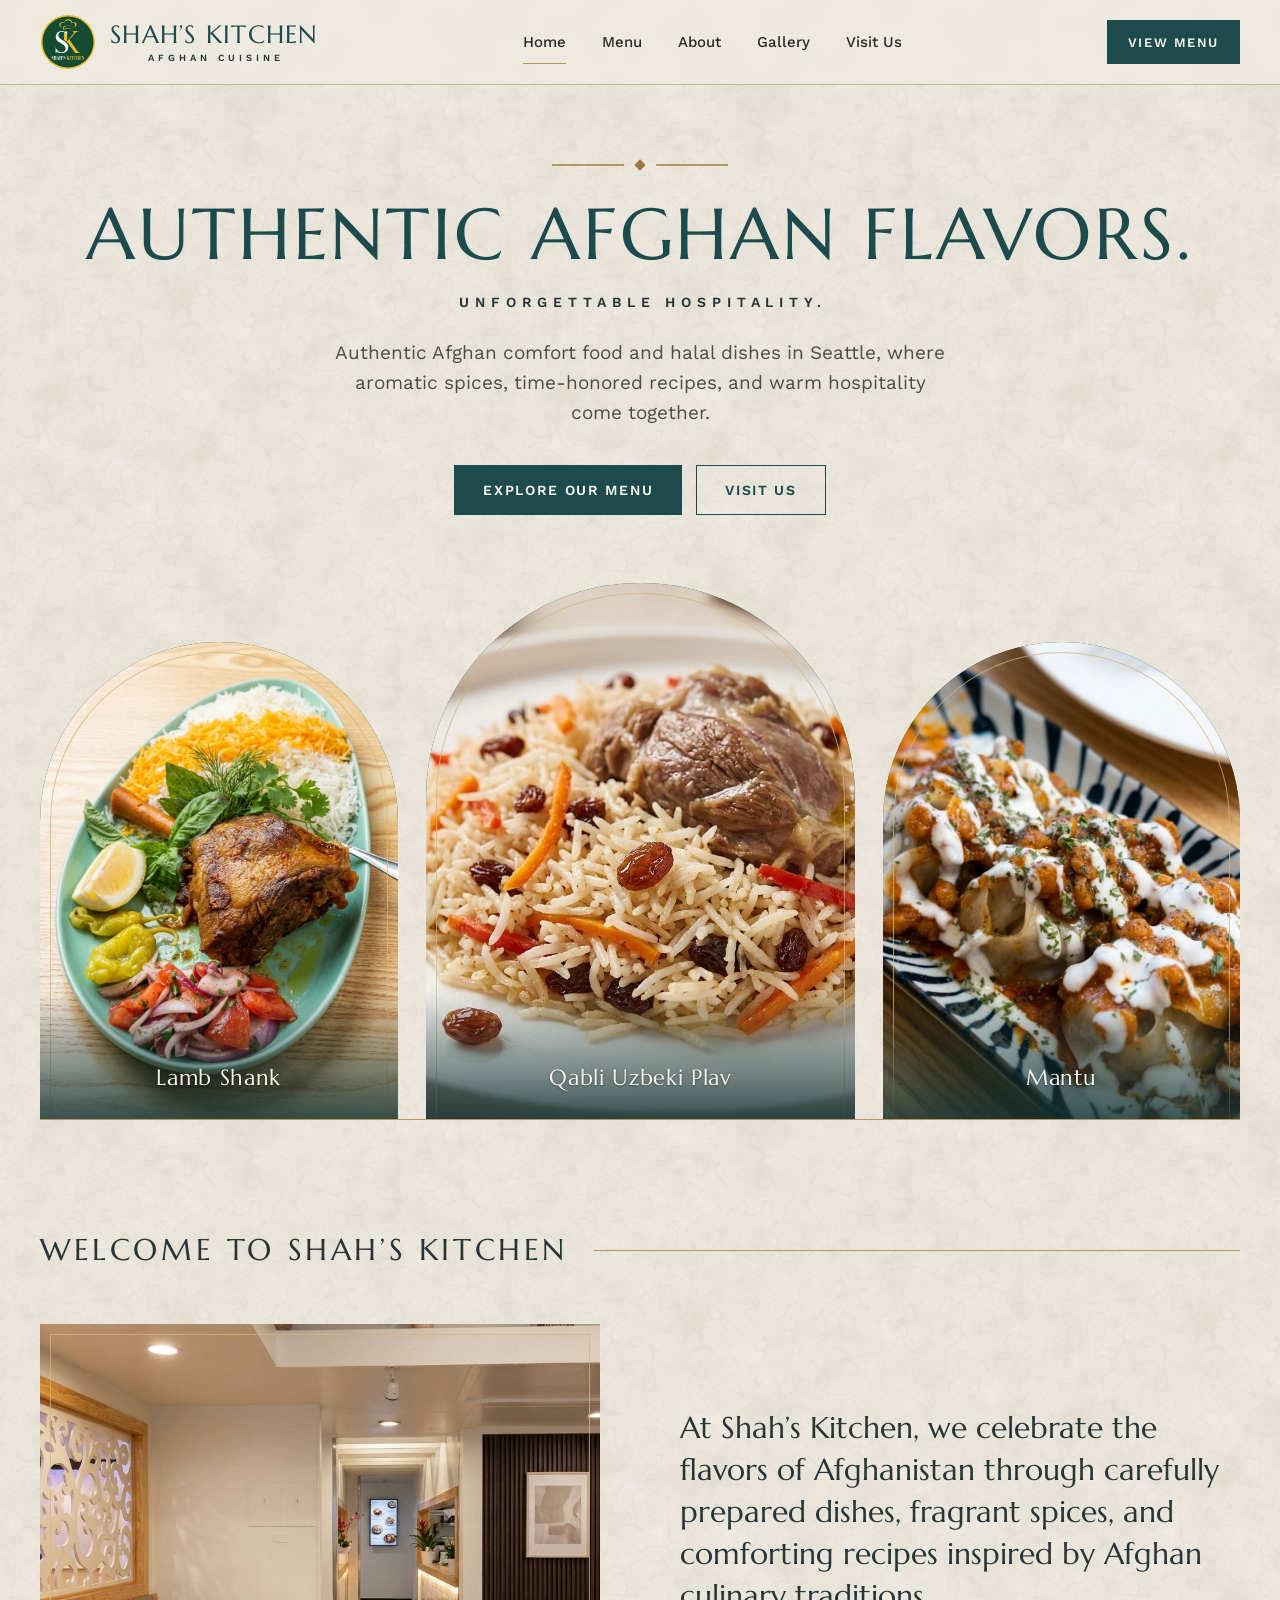
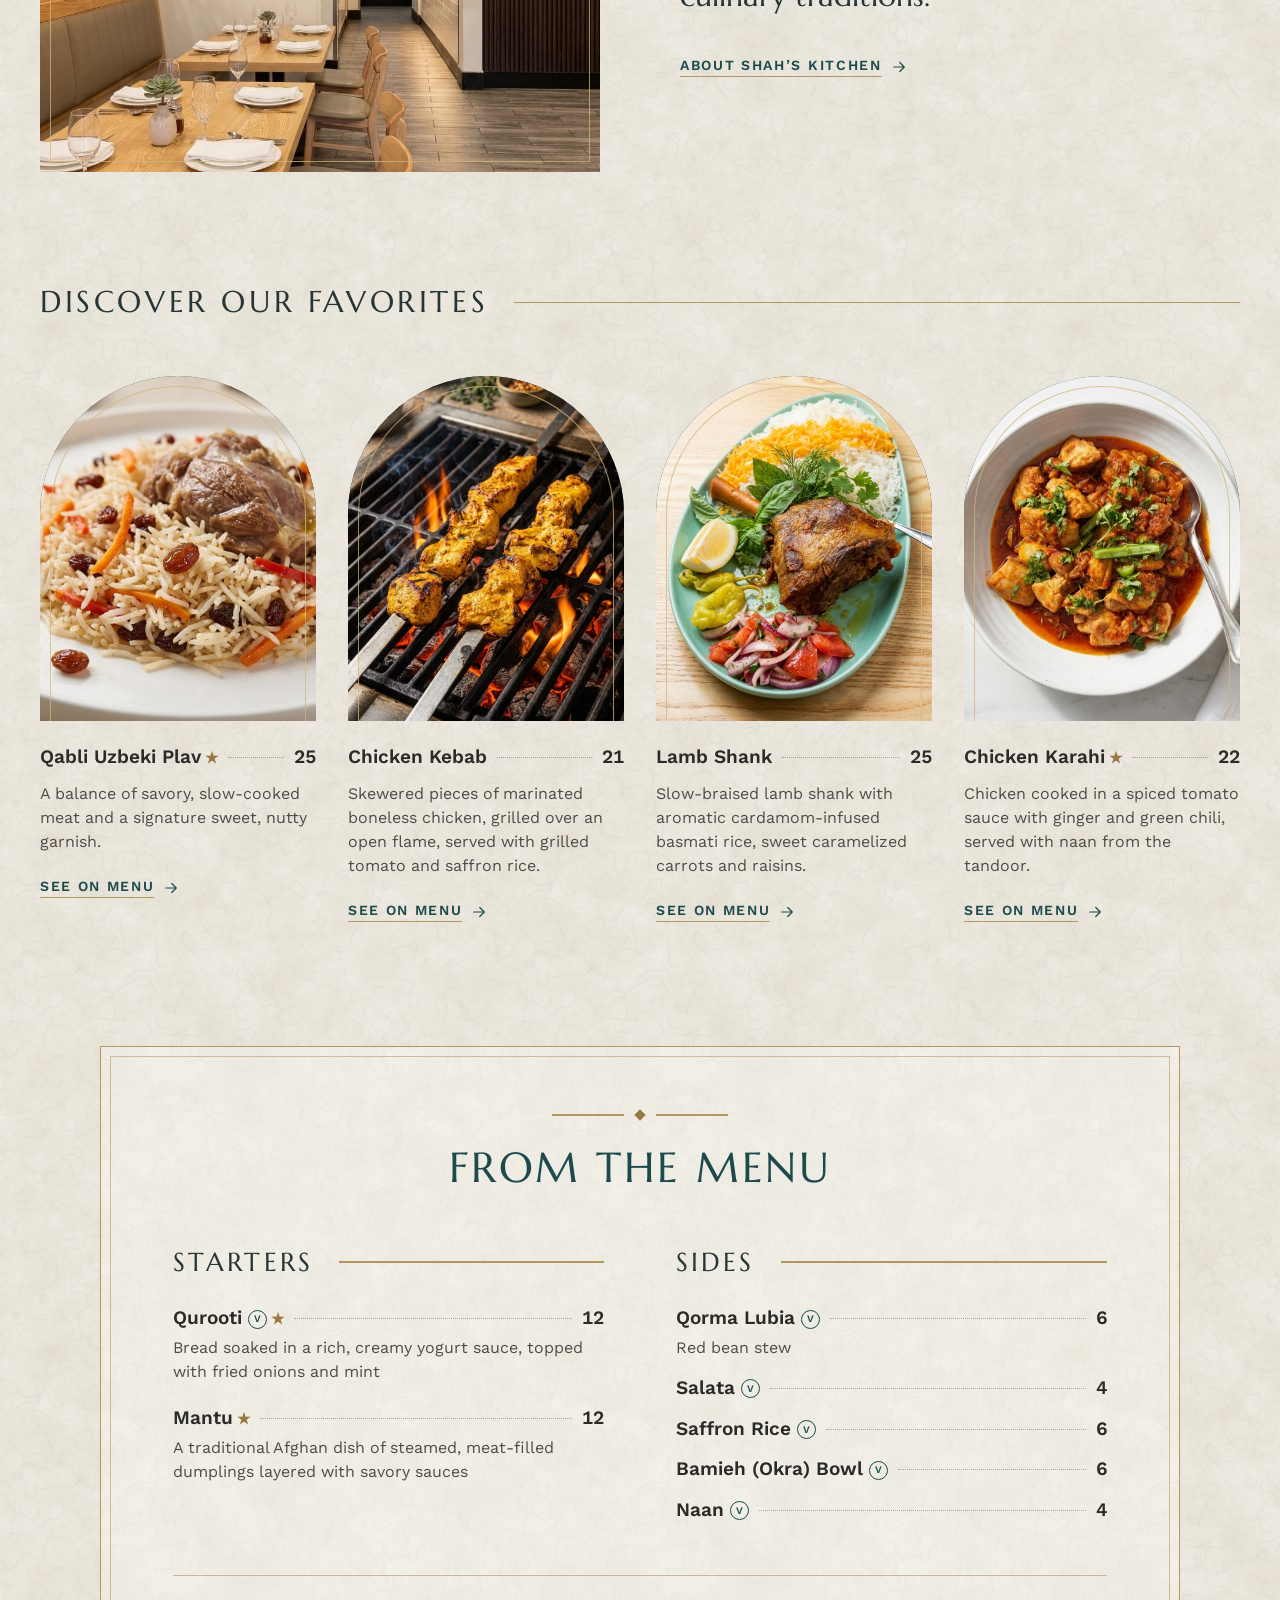
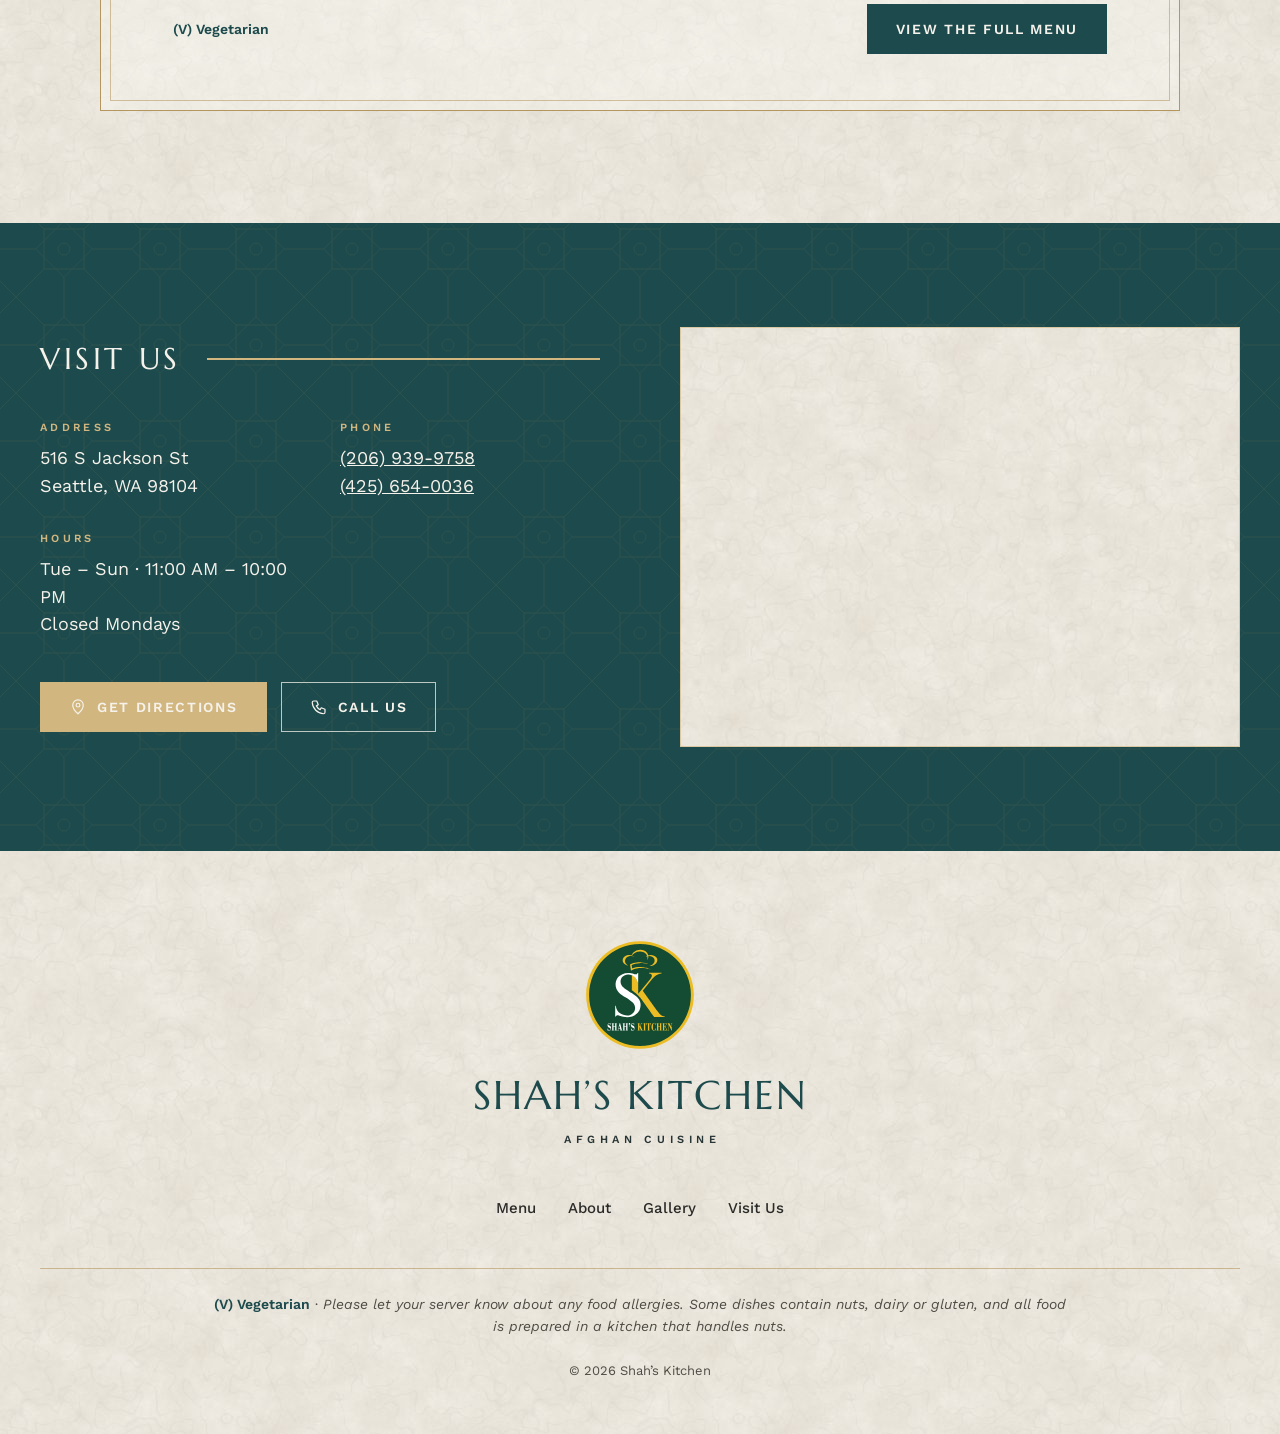
<file: index.html>
<!doctype html>
<html lang="en">
<head>
<meta charset="utf-8">
<meta name="viewport" content="width=device-width, initial-scale=1, viewport-fit=cover">
<title>Shah’s Kitchen | Authentic Afghan Restaurant in Seattle</title>
<meta name="description" content="Authentic Afghan comfort food and halal dishes in Seattle’s Chinatown–International District. Qabli Uzbeki Plav, kebabs, lamb shank, chicken karahi and mantu. Explore our menu and plan your visit.">
<link rel="canonical" href="https://shahskitchen.com/">
<meta property="og:type" content="website">
<meta property="og:site_name" content="Shah’s Kitchen">
<meta property="og:title" content="Shah’s Kitchen | Authentic Afghan Restaurant in Seattle">
<meta property="og:description" content="Authentic Afghan comfort food and halal dishes in Seattle’s Chinatown–International District. Qabli Uzbeki Plav, kebabs, lamb shank, chicken karahi and mantu. Explore our menu and plan your visit.">
<meta property="og:url" content="https://shahskitchen.com/">
<meta name="theme-color" content="#1D4A4C">
<link rel="icon" href="assets/logo.svg" type="image/svg+xml">
<link rel="icon" href="assets/favicon-32.png" sizes="32x32" type="image/png">
<link rel="apple-touch-icon" href="assets/apple-touch-icon.png">
<meta property="og:image" content="https://shahskitchen.com/assets/images/qabli-uzbeki-plav.jpg">
<meta property="og:image:width" content="1195">
<meta property="og:image:height" content="896">
<meta name="twitter:card" content="summary_large_image">
<link rel="preconnect" href="https://fonts.googleapis.com">
<link rel="preconnect" href="https://fonts.gstatic.com" crossorigin>
<link href="https://fonts.googleapis.com/css2?family=Marcellus&family=Work+Sans:ital,wght@0,400;0,500;0,600;1,400;1,500&display=swap" rel="stylesheet">
<link rel="stylesheet" href="styles.css">
<script type="application/ld+json">
{"@context":"https://schema.org","@type":"Restaurant","name":"Shah's Kitchen","servesCuisine":"Afghan","url":"https://shahskitchen.com/","logo":"https://shahskitchen.com/assets/logo.png","image":"https://shahskitchen.com/assets/images/qabli-uzbeki-plav.jpg","hasMenu":"https://shahskitchen.com/menu.html","telephone":"+1-206-939-9758","address":{"@type":"PostalAddress","streetAddress":"516 S Jackson St","addressLocality":"Seattle","addressRegion":"WA","postalCode":"98104","addressCountry":"US"},"openingHoursSpecification":[{"@type":"OpeningHoursSpecification","dayOfWeek":["Tuesday","Wednesday","Thursday","Friday","Saturday","Sunday"],"opens":"11:00","closes":"22:00"}]}
</script>
</head>
<body>
<header class="hdr">
<div class="wrap hdr-in">
<a class="brand" href="index.html" aria-label="Shah’s Kitchen, home">
<img class="brand-logo" src="assets/logo.svg" alt="" width="56" height="56">
<span class="brand-text"><span class="brand-wm">SHAH’S KITCHEN</span><span class="brand-tag">AFGHAN CUISINE</span></span>
</a>
<nav class="nav" aria-label="Main"><a href="index.html" aria-current="page">Home</a><a href="menu.html">Menu</a><a href="about.html">About</a><a href="gallery.html">Gallery</a><a href="visit.html">Visit Us</a></nav>
<div class="hdr-actions">
<a class="btn btn-primary btn-sm" href="menu.html">View Menu</a>
<details class="drawer">
<summary aria-label="Open menu"><svg width="24" height="24" viewBox="0 0 24 24" fill="none" stroke="currentColor" stroke-width="1.6" stroke-linecap="round" aria-hidden="true"><path d="M4 7h16M4 12h16M4 17h16"></path></svg></summary>
<nav class="drawer-nav" aria-label="Mobile"><a href="index.html" aria-current="page">Home</a><a href="menu.html">Menu</a><a href="about.html">About</a><a href="gallery.html">Gallery</a><a href="visit.html">Visit Us</a></nav>
</details>
</div>
</div>
</header>
<main>
<section class="hero" aria-labelledby="hero-title">
<div class="wrap hero-in">
<div class="ornament" aria-hidden="true"><i></i><b></b><i></i></div>
<h1 class="h1" id="hero-title">
<span class="h1-main">Authentic Afghan Flavors.</span>
<span class="h1-sub">Unforgettable Hospitality.</span>
</h1>
<p class="lede">Authentic Afghan comfort food and halal dishes in Seattle, where aromatic spices, time-honored recipes, and warm hospitality come together.</p>
<div class="ctas">
<a class="btn btn-primary" href="menu.html">Explore Our Menu</a>
<a class="btn btn-ghost" href="visit.html">Visit Us</a>
</div>
</div>
<div class="wrap">
<div class="arcade">
<figure class="ph arch side has-img"><img src="assets/images/lamb-shank.jpg" alt="Braised lamb shank on saffron rice with grilled tomato, peppers and salad" loading="lazy"><span class="arch-line" aria-hidden="true"></span><figcaption class="ph-cap"><span class="ph-n">Lamb Shank</span></figcaption></figure>
<figure class="ph arch center has-img"><img src="assets/images/qabli-uzbeki-plav.jpg" alt="Qabli Uzbeki Plav: lamb over basmati rice with carrots and raisins" fetchpriority="high"><span class="arch-line" aria-hidden="true"></span><figcaption class="ph-cap"><span class="ph-n">Qabli Uzbeki Plav</span></figcaption></figure>
<figure class="ph arch side has-img"><img src="assets/images/mantu.jpg" alt="Mantu dumplings topped with yogurt and tomato sauce" loading="lazy"><span class="arch-line" aria-hidden="true"></span><figcaption class="ph-cap"><span class="ph-n">Mantu</span></figcaption></figure>
</div>
<div class="ground" aria-hidden="true"></div>
</div>
</section>

<section class="sec" id="about" aria-labelledby="welcome-title">
<div class="wrap">
<div class="sec-head"><h2 id="welcome-title">Welcome to Shah’s Kitchen</h2><span class="rule" aria-hidden="true"></span></div>
<div class="intro">
<figure class="ph has-img" style="aspect-ratio:5 / 4"><img src="assets/images/dining-hall.jpg" alt="The dining room at Shah’s Kitchen" loading="lazy"><span class="rect-line" aria-hidden="true"></span></figure>
<div class="intro-text">
<p class="intro-lead">At Shah’s Kitchen, we celebrate the flavors of Afghanistan through carefully prepared dishes, fragrant spices, and comforting recipes inspired by Afghan culinary traditions.</p>
<a class="tlink" href="about.html"><span>About Shah’s Kitchen</span><svg width="18" height="18" viewBox="0 0 24 24" fill="none" stroke="currentColor" stroke-width="1.6" stroke-linecap="round" stroke-linejoin="round" aria-hidden="true"><path d="M5 12h14M13 6l6 6-6 6"></path></svg></a>
</div>
</div>
</div>
</section>

<section class="sec sec-tight" aria-labelledby="fav-title">
<div class="wrap">
<div class="sec-head"><h2 id="fav-title">Discover Our Favorites</h2><span class="rule" aria-hidden="true"></span></div>
<div class="fav-grid">
<article class="fav">
<figure class="ph arch has-img"><img src="assets/images/qabli-uzbeki-plav.jpg" alt="Qabli Uzbeki Plav" loading="lazy"><span class="arch-line" aria-hidden="true"></span></figure>
<div class="row"><h3 class="name">Qabli Uzbeki Plav<span class="star" aria-hidden="true">★</span></h3><span class="dots" aria-hidden="true"></span><span class="price"><span class="sr">$</span>25</span></div>
<p class="desc">A balance of savory, slow-cooked meat and a signature sweet, nutty garnish.</p>
<a class="tlink" href="menu.html#mains"><span>See on menu</span><svg width="18" height="18" viewBox="0 0 24 24" fill="none" stroke="currentColor" stroke-width="1.6" stroke-linecap="round" stroke-linejoin="round" aria-hidden="true"><path d="M5 12h14M13 6l6 6-6 6"></path></svg></a>
</article>
<article class="fav">
<figure class="ph arch has-img"><img src="assets/images/chicken-kebab.jpg" alt="Chicken Kebab" loading="lazy"><span class="arch-line" aria-hidden="true"></span></figure>
<div class="row"><h3 class="name">Chicken Kebab</h3><span class="dots" aria-hidden="true"></span><span class="price"><span class="sr">$</span>21</span></div>
<p class="desc">Skewered pieces of marinated boneless chicken, grilled over an open flame, served with grilled tomato and saffron rice.</p>
<a class="tlink" href="menu.html#mains"><span>See on menu</span><svg width="18" height="18" viewBox="0 0 24 24" fill="none" stroke="currentColor" stroke-width="1.6" stroke-linecap="round" stroke-linejoin="round" aria-hidden="true"><path d="M5 12h14M13 6l6 6-6 6"></path></svg></a>
</article>
<article class="fav">
<figure class="ph arch has-img"><img src="assets/images/lamb-shank.jpg" alt="Lamb Shank" loading="lazy"><span class="arch-line" aria-hidden="true"></span></figure>
<div class="row"><h3 class="name">Lamb Shank</h3><span class="dots" aria-hidden="true"></span><span class="price"><span class="sr">$</span>25</span></div>
<p class="desc">Slow-braised lamb shank with aromatic cardamom-infused basmati rice, sweet caramelized carrots and raisins.</p>
<a class="tlink" href="menu.html#mains"><span>See on menu</span><svg width="18" height="18" viewBox="0 0 24 24" fill="none" stroke="currentColor" stroke-width="1.6" stroke-linecap="round" stroke-linejoin="round" aria-hidden="true"><path d="M5 12h14M13 6l6 6-6 6"></path></svg></a>
</article>
<article class="fav">
<figure class="ph arch has-img"><img src="assets/images/chicken-karahi.jpg" alt="Chicken Karahi" loading="lazy"><span class="arch-line" aria-hidden="true"></span></figure>
<div class="row"><h3 class="name">Chicken Karahi<span class="star" aria-hidden="true">★</span></h3><span class="dots" aria-hidden="true"></span><span class="price"><span class="sr">$</span>22</span></div>
<p class="desc">Chicken cooked in a spiced tomato sauce with ginger and green chili, served with naan from the tandoor.</p>
<a class="tlink" href="menu.html#mains"><span>See on menu</span><svg width="18" height="18" viewBox="0 0 24 24" fill="none" stroke="currentColor" stroke-width="1.6" stroke-linecap="round" stroke-linejoin="round" aria-hidden="true"><path d="M5 12h14M13 6l6 6-6 6"></path></svg></a>
</article>
</div>
</div>
</section>

<section class="sec sec-tight" aria-labelledby="sheet-title">
<div class="wrap">
<div class="sheet">
<div class="ornament" aria-hidden="true"><i></i><b></b><i></i></div>
<h2 class="sheet-title" id="sheet-title">From the Menu</h2>
<div class="sheet-cols">
<div><div class="sec-head"><h3 class="serif" style="margin:0;font-size:26px;letter-spacing:.12em;text-transform:uppercase;color:var(--head)">Starters</h3><span class="rule" aria-hidden="true"></span></div><div class="items"><div class="item"><div class="row"><h3 class="name">Qurooti<span class="veg" aria-hidden="true">V</span><span class="sr">(vegetarian)</span><span class="star" aria-hidden="true">★</span></h3><span class="dots" aria-hidden="true"></span><span class="price"><span class="sr">$</span>12</span></div><p class="desc">Bread soaked in a rich, creamy yogurt sauce, topped with fried onions and mint</p></div><div class="item"><div class="row"><h3 class="name">Mantu<span class="star" aria-hidden="true">★</span></h3><span class="dots" aria-hidden="true"></span><span class="price"><span class="sr">$</span>12</span></div><p class="desc">A traditional Afghan dish of steamed, meat-filled dumplings layered with savory sauces</p></div></div></div>
<div><div class="sec-head"><h3 class="serif" style="margin:0;font-size:26px;letter-spacing:.12em;text-transform:uppercase;color:var(--head)">Sides</h3><span class="rule" aria-hidden="true"></span></div><div class="items items-tight"><div class="item"><div class="row"><h3 class="name">Qorma Lubia<span class="veg" aria-hidden="true">V</span><span class="sr">(vegetarian)</span></h3><span class="dots" aria-hidden="true"></span><span class="price"><span class="sr">$</span>6</span></div><p class="desc">Red bean stew</p></div><div class="item"><div class="row"><h3 class="name">Salata<span class="veg" aria-hidden="true">V</span><span class="sr">(vegetarian)</span></h3><span class="dots" aria-hidden="true"></span><span class="price"><span class="sr">$</span>4</span></div></div><div class="item"><div class="row"><h3 class="name">Saffron Rice<span class="veg" aria-hidden="true">V</span><span class="sr">(vegetarian)</span></h3><span class="dots" aria-hidden="true"></span><span class="price"><span class="sr">$</span>6</span></div></div><div class="item"><div class="row"><h3 class="name">Bamieh (Okra) Bowl<span class="veg" aria-hidden="true">V</span><span class="sr">(vegetarian)</span></h3><span class="dots" aria-hidden="true"></span><span class="price"><span class="sr">$</span>6</span></div></div><div class="item"><div class="row"><h3 class="name">Naan<span class="veg" aria-hidden="true">V</span><span class="sr">(vegetarian)</span></h3><span class="dots" aria-hidden="true"></span><span class="price"><span class="sr">$</span>4</span></div></div></div></div>
</div>
<div class="sheet-foot">
<p class="legend"><strong>(V) Vegetarian</strong></p>
<a class="btn btn-primary" href="menu.html">View the Full Menu</a>
</div>
</div>
</div>
</section>

<section class="band" id="visit" aria-labelledby="visit-title">
<div class="wrap visit">
<div>
<div class="sec-head"><h2 id="visit-title">Visit Us</h2><span class="rule" aria-hidden="true"></span></div>
<dl class="facts">
<div><dt>Address</dt><dd>516 S Jackson St<br>Seattle, WA 98104</dd></div>
<div><dt>Phone</dt><dd id="phone"><a href="tel:+12069399758">(206) 939-9758</a><br><a href="tel:+14256540036">(425) 654-0036</a></dd></div>
<div><dt>Hours</dt><dd>Tue – Sun · 11:00 AM – 10:00 PM<br>Closed Mondays</dd></div>
</dl>
<div class="visit-ctas">
<a class="btn btn-gold" href="https://www.google.com/maps/search/?api=1&query=Shah%27s+Kitchen%2C+516+S+Jackson+St%2C+Seattle%2C+WA+98104" target="_blank" rel="noopener"><svg width="18" height="18" viewBox="0 0 24 24" fill="none" stroke="currentColor" stroke-width="1.6" stroke-linecap="round" stroke-linejoin="round" aria-hidden="true"><path d="M12 21s-7-6.2-7-11.5a7 7 0 0 1 14 0C19 14.8 12 21 12 21z"></path><circle cx="12" cy="9.5" r="2.5"></circle></svg>Get Directions</a>
<a class="btn btn-light" href="tel:+12069399758"><svg width="18" height="18" viewBox="0 0 24 24" fill="none" stroke="currentColor" stroke-width="1.6" stroke-linecap="round" stroke-linejoin="round" aria-hidden="true"><path d="M5 4h4l2 5-2.5 1.5a11 11 0 0 0 5 5L15 13l5 2v4a2 2 0 0 1-2 2A16 16 0 0 1 3 6a2 2 0 0 1 2-2"></path></svg>Call Us</a>
</div>
</div>
<figure class="map">
<iframe title="Map of Shah’s Kitchen, 516 S Jackson St, Seattle, WA 98104" src="https://www.google.com/maps?q=516+S+Jackson+St%2C+Seattle%2C+WA+98104&output=embed" loading="lazy" referrerpolicy="no-referrer-when-downgrade" allowfullscreen></iframe>
</figure>
</div>
</section>
</main>
<footer class="ftr">
<div class="wrap ftr-in">
<img class="ftr-logo" src="assets/logo.svg" alt="Shah’s Kitchen logo" width="112" height="112" loading="lazy">
<p class="ftr-wm">SHAH’S KITCHEN</p>
<p class="ftr-tag">AFGHAN CUISINE</p>
<nav class="ftr-nav" aria-label="Footer">
<a href="menu.html">Menu</a>
<a href="about.html">About</a>
<a href="gallery.html">Gallery</a>
<a href="visit.html">Visit Us</a>
</nav>
<hr class="ftr-rule">
<p class="ftr-note"><strong>(V) Vegetarian</strong> · <em>Please let your server know about any food allergies. Some dishes contain nuts, dairy or gluten, and all food is prepared in a kitchen that handles nuts.</em></p>
<p class="ftr-copy">© 2026 Shah’s Kitchen</p>
</div>
</footer>
<nav class="actbar" aria-label="Quick actions">
<a href="menu.html"><svg width="18" height="18" viewBox="0 0 24 24" fill="none" stroke="currentColor" stroke-width="1.6" stroke-linecap="round" stroke-linejoin="round" aria-hidden="true"><path d="M8 3v8a3 3 0 0 0 6 0V3M11 11v10M17 3c-2 2-2 6 0 8v10"></path></svg>View Menu</a>
<a href="tel:+12069399758"><svg width="18" height="18" viewBox="0 0 24 24" fill="none" stroke="currentColor" stroke-width="1.6" stroke-linecap="round" stroke-linejoin="round" aria-hidden="true"><path d="M5 4h4l2 5-2.5 1.5a11 11 0 0 0 5 5L15 13l5 2v4a2 2 0 0 1-2 2A16 16 0 0 1 3 6a2 2 0 0 1 2-2"></path></svg>Call</a>
<a href="https://www.google.com/maps/search/?api=1&query=Shah%27s+Kitchen%2C+516+S+Jackson+St%2C+Seattle%2C+WA+98104" target="_blank" rel="noopener"><svg width="18" height="18" viewBox="0 0 24 24" fill="none" stroke="currentColor" stroke-width="1.6" stroke-linecap="round" stroke-linejoin="round" aria-hidden="true"><path d="M12 21s-7-6.2-7-11.5a7 7 0 0 1 14 0C19 14.8 12 21 12 21z"></path><circle cx="12" cy="9.5" r="2.5"></circle></svg>Directions</a>
</nav>
</body>
</html>
</file>
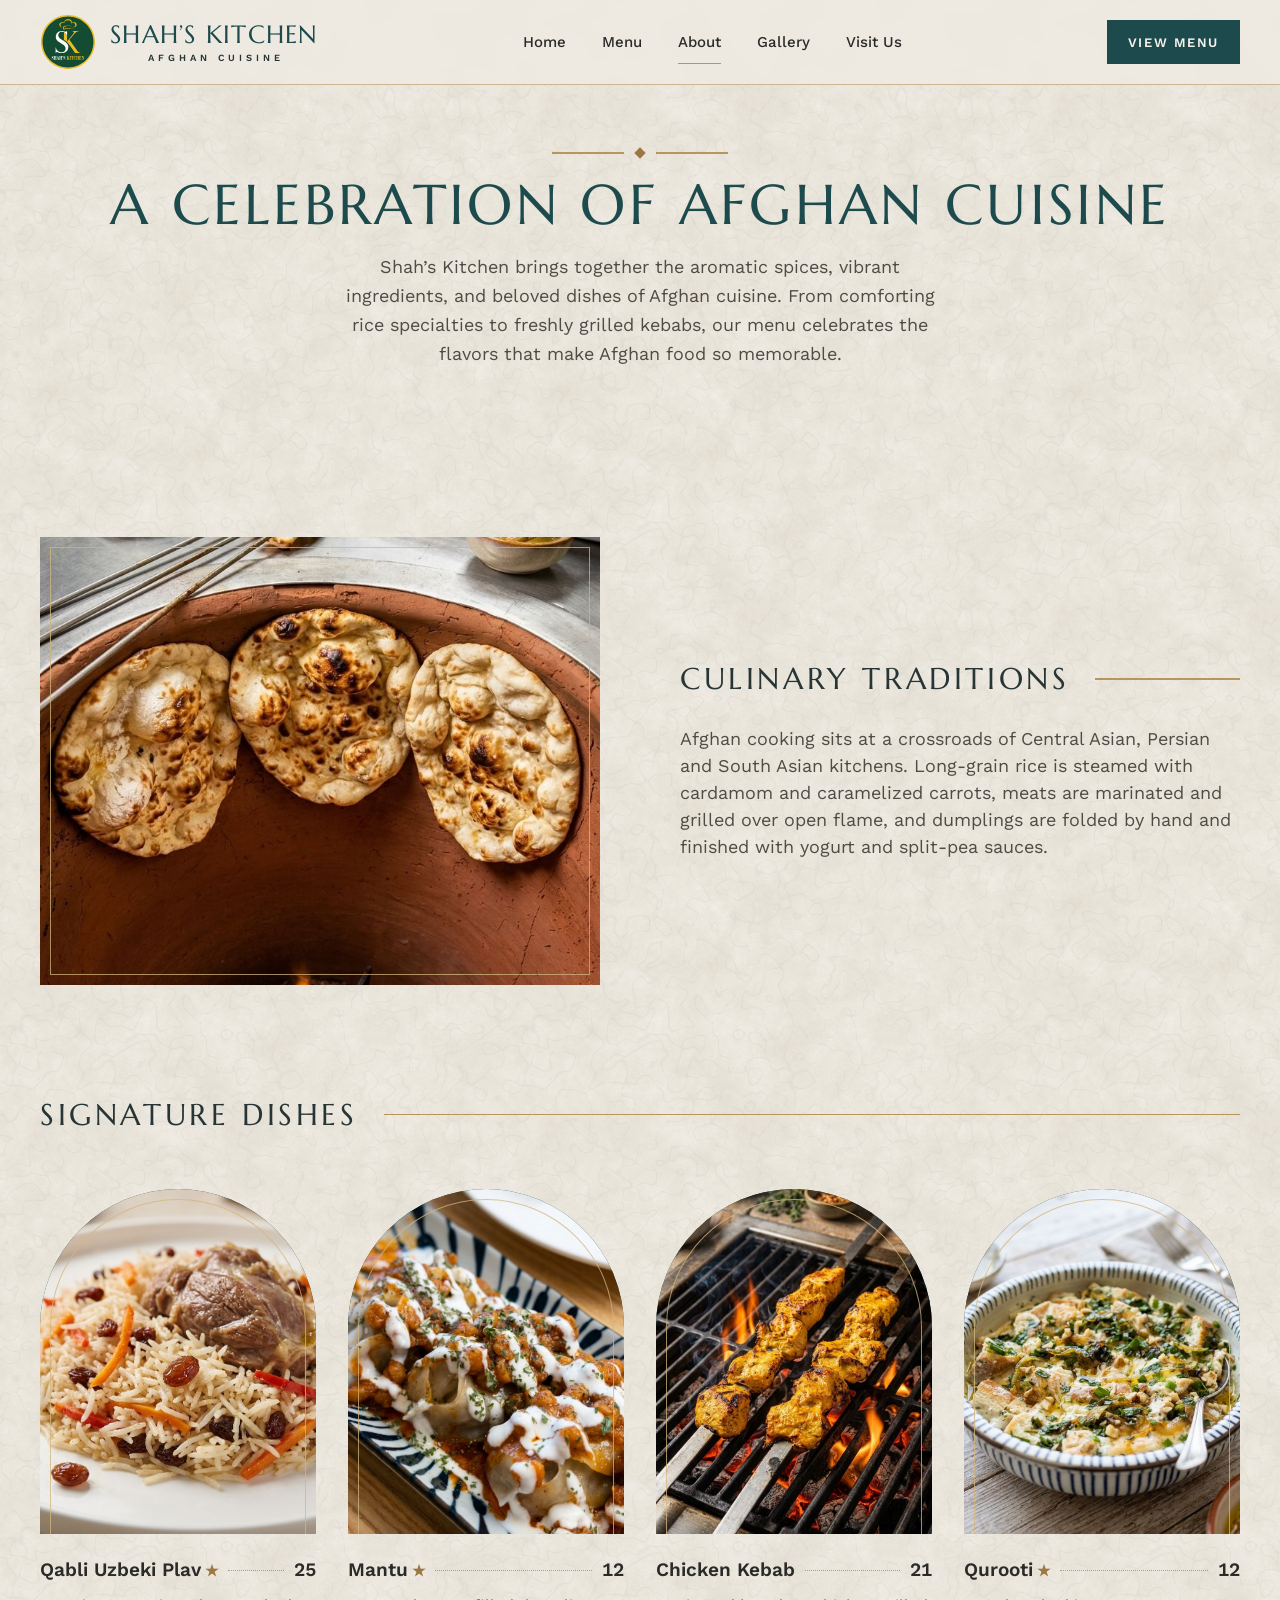
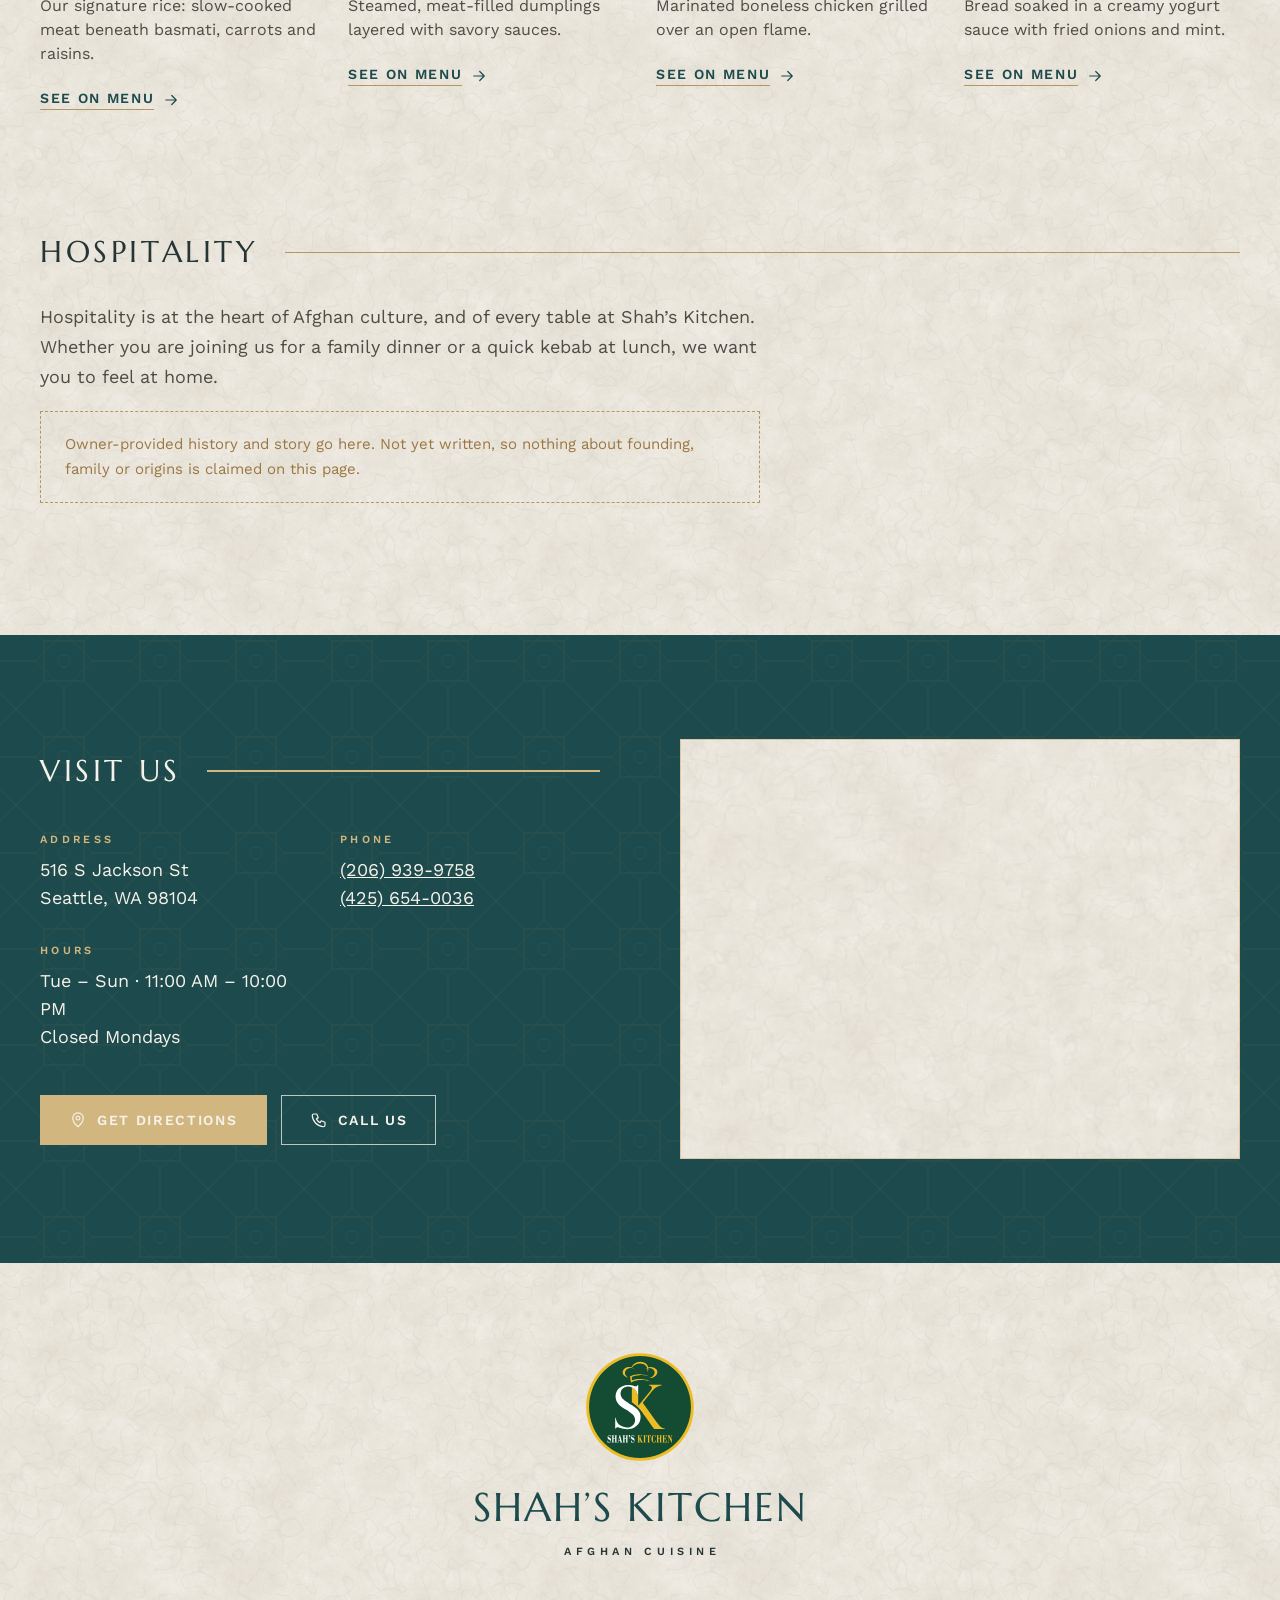
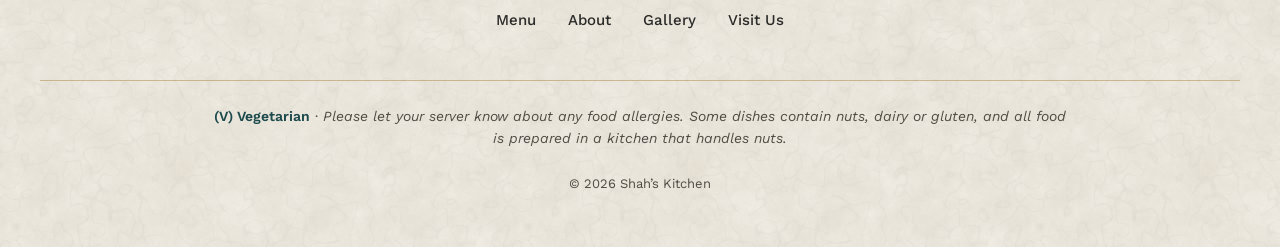
<file: about.html>
<!doctype html>
<html lang="en">
<head>
<meta charset="utf-8">
<meta name="viewport" content="width=device-width, initial-scale=1, viewport-fit=cover">
<title>About | Shah’s Kitchen</title>
<meta name="description" content="Shah’s Kitchen brings together the aromatic spices, vibrant ingredients, and beloved dishes of Afghan cuisine.">
<link rel="canonical" href="https://shahskitchen.com/about.html">
<meta property="og:type" content="website">
<meta property="og:site_name" content="Shah’s Kitchen">
<meta property="og:title" content="About | Shah’s Kitchen">
<meta property="og:description" content="Shah’s Kitchen brings together the aromatic spices, vibrant ingredients, and beloved dishes of Afghan cuisine.">
<meta property="og:url" content="https://shahskitchen.com/about.html">
<meta name="theme-color" content="#1D4A4C">
<link rel="icon" href="assets/logo.svg" type="image/svg+xml">
<link rel="icon" href="assets/favicon-32.png" sizes="32x32" type="image/png">
<link rel="apple-touch-icon" href="assets/apple-touch-icon.png">
<meta property="og:image" content="https://shahskitchen.com/assets/images/qabli-uzbeki-plav.jpg">
<meta property="og:image:width" content="1195">
<meta property="og:image:height" content="896">
<meta name="twitter:card" content="summary_large_image">
<link rel="preconnect" href="https://fonts.googleapis.com">
<link rel="preconnect" href="https://fonts.gstatic.com" crossorigin>
<link href="https://fonts.googleapis.com/css2?family=Marcellus&family=Work+Sans:ital,wght@0,400;0,500;0,600;1,400;1,500&display=swap" rel="stylesheet">
<link rel="stylesheet" href="styles.css">
</head>
<body>
<header class="hdr">
<div class="wrap hdr-in">
<a class="brand" href="index.html" aria-label="Shah’s Kitchen, home">
<img class="brand-logo" src="assets/logo.svg" alt="" width="56" height="56">
<span class="brand-text"><span class="brand-wm">SHAH’S KITCHEN</span><span class="brand-tag">AFGHAN CUISINE</span></span>
</a>
<nav class="nav" aria-label="Main"><a href="index.html">Home</a><a href="menu.html">Menu</a><a href="about.html" aria-current="page">About</a><a href="gallery.html">Gallery</a><a href="visit.html">Visit Us</a></nav>
<div class="hdr-actions">
<a class="btn btn-primary btn-sm" href="menu.html">View Menu</a>
<details class="drawer">
<summary aria-label="Open menu"><svg width="24" height="24" viewBox="0 0 24 24" fill="none" stroke="currentColor" stroke-width="1.6" stroke-linecap="round" aria-hidden="true"><path d="M4 7h16M4 12h16M4 17h16"></path></svg></summary>
<nav class="drawer-nav" aria-label="Mobile"><a href="index.html">Home</a><a href="menu.html">Menu</a><a href="about.html" aria-current="page">About</a><a href="gallery.html">Gallery</a><a href="visit.html">Visit Us</a></nav>
</details>
</div>
</div>
</header>
<main>
<div class="wrap page-head">
<div class="ornament" aria-hidden="true"><i></i><b></b><i></i></div>
<h1>A Celebration of Afghan Cuisine</h1>
<p class="lede">Shah’s Kitchen brings together the aromatic spices, vibrant ingredients, and beloved dishes of Afghan cuisine. From comforting rice specialties to freshly grilled kebabs, our menu celebrates the flavors that make Afghan food so memorable.</p>
</div>
<section class="sec">
<div class="wrap">
<div class="intro">
<figure class="ph has-img" style="aspect-ratio:5 / 4"><img src="assets/images/tandoor.jpg" alt="Naan baking on the walls of the tandoor oven" loading="lazy"><span class="rect-line" aria-hidden="true"></span></figure>
<div class="intro-text">
<div class="sec-head" style="align-self:stretch"><h2>Culinary Traditions</h2><span class="rule" aria-hidden="true"></span></div>
<p class="desc" style="font-size:18px">Afghan cooking sits at a crossroads of Central Asian, Persian and South Asian kitchens. Long-grain rice is steamed with cardamom and caramelized carrots, meats are marinated and grilled over open flame, and dumplings are folded by hand and finished with yogurt and split-pea sauces.</p>
</div>
</div>
</div>
</section>
<section class="sec sec-tight">
<div class="wrap">
<div class="sec-head"><h2>Signature Dishes</h2><span class="rule" aria-hidden="true"></span></div>
<div class="fav-grid">
<article class="fav">
<figure class="ph arch has-img"><img src="assets/images/qabli-uzbeki-plav.jpg" alt="Qabli Uzbeki Plav" loading="lazy"><span class="arch-line" aria-hidden="true"></span></figure>
<div class="row"><h3 class="name">Qabli Uzbeki Plav<span class="star" aria-hidden="true">★</span></h3><span class="dots" aria-hidden="true"></span><span class="price"><span class="sr">$</span>25</span></div>
<p class="desc">Our signature rice: slow-cooked meat beneath basmati, carrots and raisins.</p>
<a class="tlink" href="menu.html#mains"><span>See on menu</span><svg width="18" height="18" viewBox="0 0 24 24" fill="none" stroke="currentColor" stroke-width="1.6" stroke-linecap="round" stroke-linejoin="round" aria-hidden="true"><path d="M5 12h14M13 6l6 6-6 6"></path></svg></a>
</article>
<article class="fav">
<figure class="ph arch has-img"><img src="assets/images/mantu.jpg" alt="Mantu" loading="lazy"><span class="arch-line" aria-hidden="true"></span></figure>
<div class="row"><h3 class="name">Mantu<span class="star" aria-hidden="true">★</span></h3><span class="dots" aria-hidden="true"></span><span class="price"><span class="sr">$</span>12</span></div>
<p class="desc">Steamed, meat-filled dumplings layered with savory sauces.</p>
<a class="tlink" href="menu.html#mains"><span>See on menu</span><svg width="18" height="18" viewBox="0 0 24 24" fill="none" stroke="currentColor" stroke-width="1.6" stroke-linecap="round" stroke-linejoin="round" aria-hidden="true"><path d="M5 12h14M13 6l6 6-6 6"></path></svg></a>
</article>
<article class="fav">
<figure class="ph arch has-img"><img src="assets/images/chicken-kebab.jpg" alt="Chicken Kebab" loading="lazy"><span class="arch-line" aria-hidden="true"></span></figure>
<div class="row"><h3 class="name">Chicken Kebab</h3><span class="dots" aria-hidden="true"></span><span class="price"><span class="sr">$</span>21</span></div>
<p class="desc">Marinated boneless chicken grilled over an open flame.</p>
<a class="tlink" href="menu.html#mains"><span>See on menu</span><svg width="18" height="18" viewBox="0 0 24 24" fill="none" stroke="currentColor" stroke-width="1.6" stroke-linecap="round" stroke-linejoin="round" aria-hidden="true"><path d="M5 12h14M13 6l6 6-6 6"></path></svg></a>
</article>
<article class="fav">
<figure class="ph arch has-img"><img src="assets/images/qurooti.jpg" alt="Qurooti" loading="lazy"><span class="arch-line" aria-hidden="true"></span></figure>
<div class="row"><h3 class="name">Qurooti<span class="star" aria-hidden="true">★</span></h3><span class="dots" aria-hidden="true"></span><span class="price"><span class="sr">$</span>12</span></div>
<p class="desc">Bread soaked in a creamy yogurt sauce with fried onions and mint.</p>
<a class="tlink" href="menu.html#mains"><span>See on menu</span><svg width="18" height="18" viewBox="0 0 24 24" fill="none" stroke="currentColor" stroke-width="1.6" stroke-linecap="round" stroke-linejoin="round" aria-hidden="true"><path d="M5 12h14M13 6l6 6-6 6"></path></svg></a>
</article>
</div>
</div>
</section>
<section class="sec sec-tight">
<div class="wrap">
<div class="sec-head"><h2>Hospitality</h2><span class="rule" aria-hidden="true"></span></div>
<div class="prose">
<p>Hospitality is at the heart of Afghan culture, and of every table at Shah’s Kitchen. Whether you are joining us for a family dinner or a quick kebab at lunch, we want you to feel at home.</p>
<p class="placeholder">Owner-provided history and story go here. Not yet written, so nothing about founding, family or origins is claimed on this page.</p>
</div>
</div>
</section>
<section class="band" id="visit" aria-labelledby="visit-title">
<div class="wrap visit">
<div>
<div class="sec-head"><h2 id="visit-title">Visit Us</h2><span class="rule" aria-hidden="true"></span></div>
<dl class="facts">
<div><dt>Address</dt><dd>516 S Jackson St<br>Seattle, WA 98104</dd></div>
<div><dt>Phone</dt><dd id="phone"><a href="tel:+12069399758">(206) 939-9758</a><br><a href="tel:+14256540036">(425) 654-0036</a></dd></div>
<div><dt>Hours</dt><dd>Tue – Sun · 11:00 AM – 10:00 PM<br>Closed Mondays</dd></div>
</dl>
<div class="visit-ctas">
<a class="btn btn-gold" href="https://www.google.com/maps/search/?api=1&query=Shah%27s+Kitchen%2C+516+S+Jackson+St%2C+Seattle%2C+WA+98104" target="_blank" rel="noopener"><svg width="18" height="18" viewBox="0 0 24 24" fill="none" stroke="currentColor" stroke-width="1.6" stroke-linecap="round" stroke-linejoin="round" aria-hidden="true"><path d="M12 21s-7-6.2-7-11.5a7 7 0 0 1 14 0C19 14.8 12 21 12 21z"></path><circle cx="12" cy="9.5" r="2.5"></circle></svg>Get Directions</a>
<a class="btn btn-light" href="tel:+12069399758"><svg width="18" height="18" viewBox="0 0 24 24" fill="none" stroke="currentColor" stroke-width="1.6" stroke-linecap="round" stroke-linejoin="round" aria-hidden="true"><path d="M5 4h4l2 5-2.5 1.5a11 11 0 0 0 5 5L15 13l5 2v4a2 2 0 0 1-2 2A16 16 0 0 1 3 6a2 2 0 0 1 2-2"></path></svg>Call Us</a>
</div>
</div>
<figure class="map">
<iframe title="Map of Shah’s Kitchen, 516 S Jackson St, Seattle, WA 98104" src="https://www.google.com/maps?q=516+S+Jackson+St%2C+Seattle%2C+WA+98104&output=embed" loading="lazy" referrerpolicy="no-referrer-when-downgrade" allowfullscreen></iframe>
</figure>
</div>
</section>
</main>
<footer class="ftr">
<div class="wrap ftr-in">
<img class="ftr-logo" src="assets/logo.svg" alt="Shah’s Kitchen logo" width="112" height="112" loading="lazy">
<p class="ftr-wm">SHAH’S KITCHEN</p>
<p class="ftr-tag">AFGHAN CUISINE</p>
<nav class="ftr-nav" aria-label="Footer">
<a href="menu.html">Menu</a>
<a href="about.html">About</a>
<a href="gallery.html">Gallery</a>
<a href="visit.html">Visit Us</a>
</nav>
<hr class="ftr-rule">
<p class="ftr-note"><strong>(V) Vegetarian</strong> · <em>Please let your server know about any food allergies. Some dishes contain nuts, dairy or gluten, and all food is prepared in a kitchen that handles nuts.</em></p>
<p class="ftr-copy">© 2026 Shah’s Kitchen</p>
</div>
</footer>
<nav class="actbar" aria-label="Quick actions">
<a href="menu.html"><svg width="18" height="18" viewBox="0 0 24 24" fill="none" stroke="currentColor" stroke-width="1.6" stroke-linecap="round" stroke-linejoin="round" aria-hidden="true"><path d="M8 3v8a3 3 0 0 0 6 0V3M11 11v10M17 3c-2 2-2 6 0 8v10"></path></svg>View Menu</a>
<a href="tel:+12069399758"><svg width="18" height="18" viewBox="0 0 24 24" fill="none" stroke="currentColor" stroke-width="1.6" stroke-linecap="round" stroke-linejoin="round" aria-hidden="true"><path d="M5 4h4l2 5-2.5 1.5a11 11 0 0 0 5 5L15 13l5 2v4a2 2 0 0 1-2 2A16 16 0 0 1 3 6a2 2 0 0 1 2-2"></path></svg>Call</a>
<a href="https://www.google.com/maps/search/?api=1&query=Shah%27s+Kitchen%2C+516+S+Jackson+St%2C+Seattle%2C+WA+98104" target="_blank" rel="noopener"><svg width="18" height="18" viewBox="0 0 24 24" fill="none" stroke="currentColor" stroke-width="1.6" stroke-linecap="round" stroke-linejoin="round" aria-hidden="true"><path d="M12 21s-7-6.2-7-11.5a7 7 0 0 1 14 0C19 14.8 12 21 12 21z"></path><circle cx="12" cy="9.5" r="2.5"></circle></svg>Directions</a>
</nav>
</body>
</html>
</file>
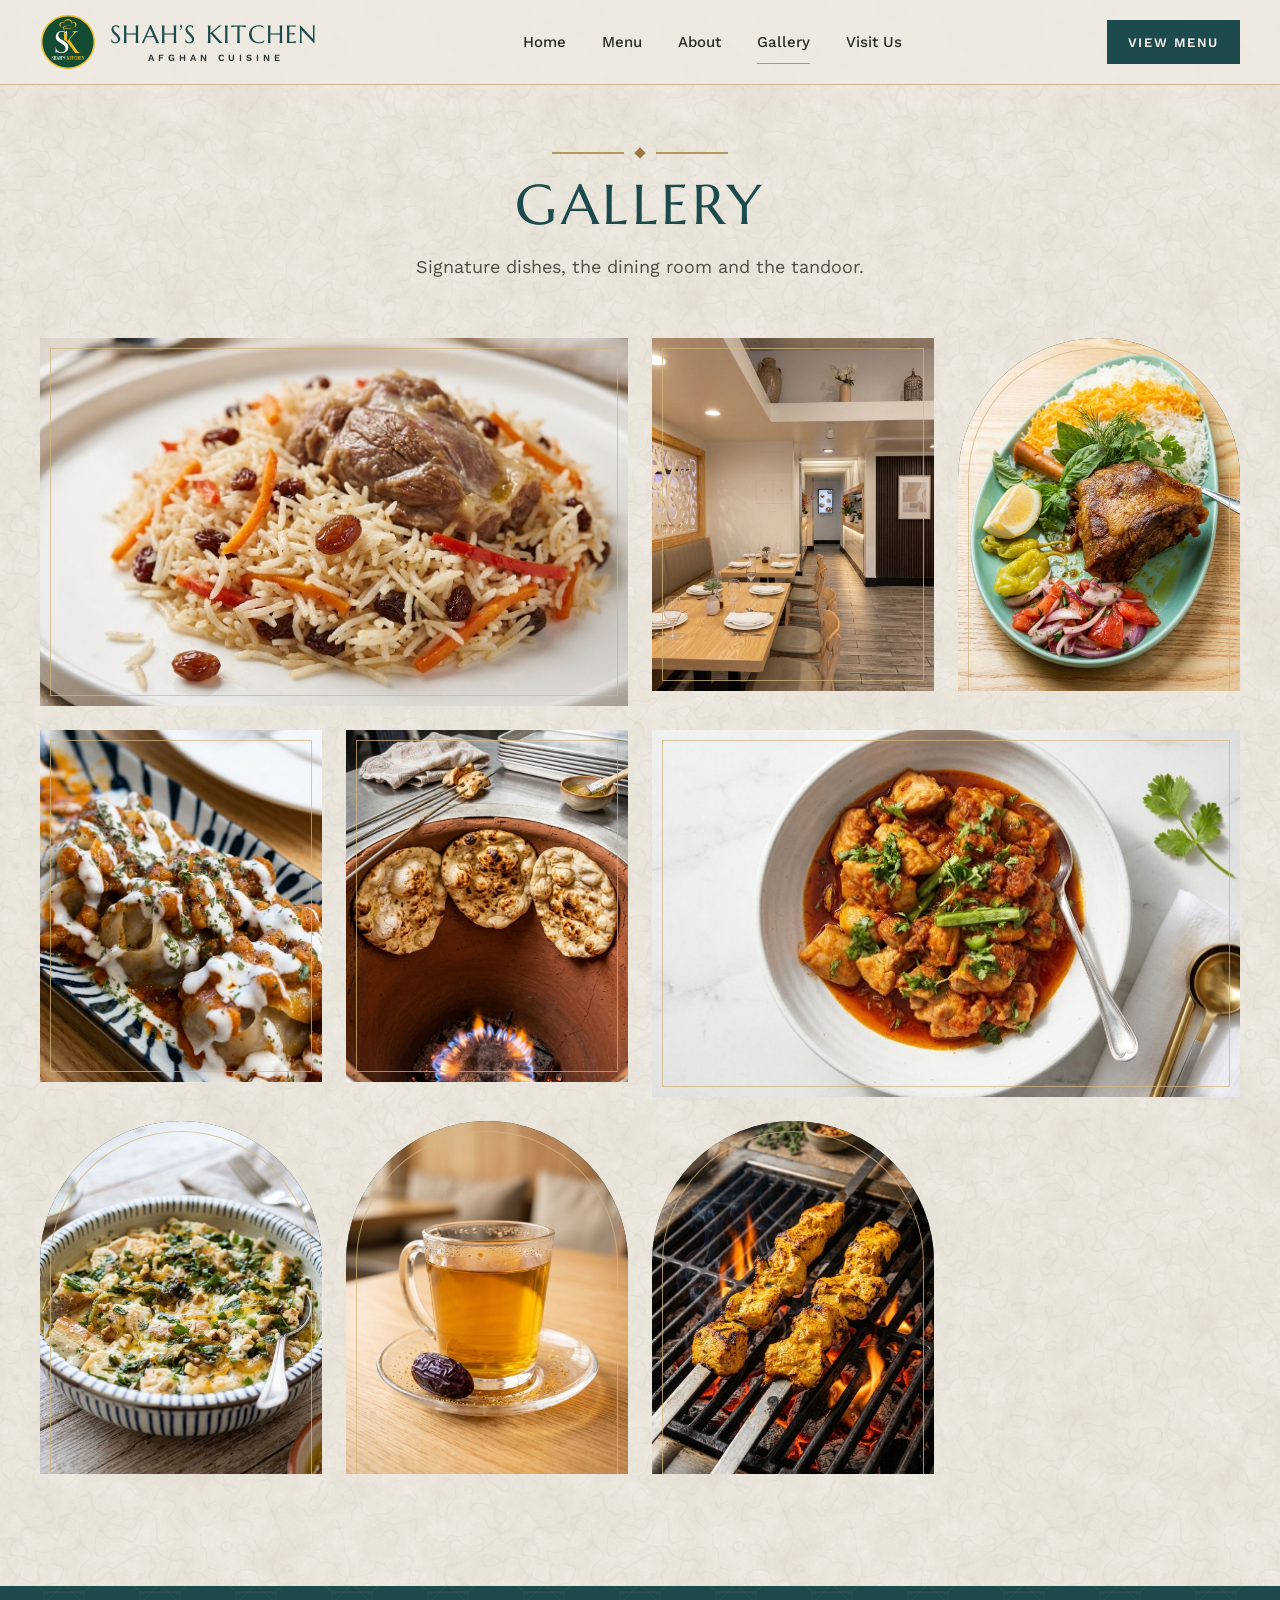
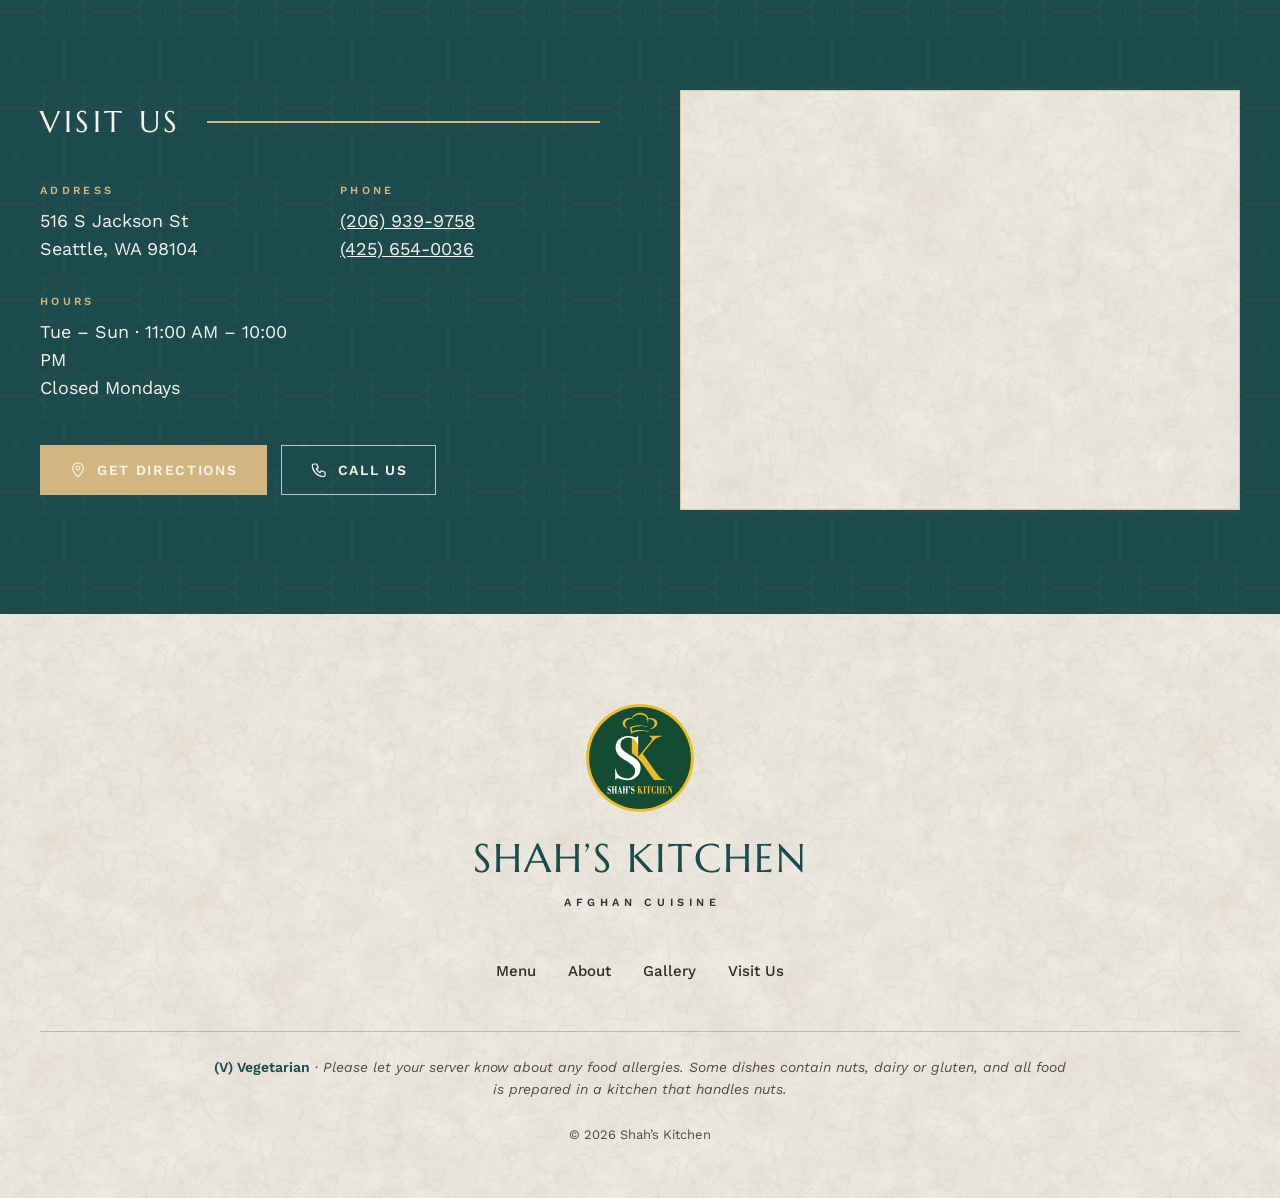
<file: gallery.html>
<!doctype html>
<html lang="en">
<head>
<meta charset="utf-8">
<meta name="viewport" content="width=device-width, initial-scale=1, viewport-fit=cover">
<title>Gallery | Shah’s Kitchen</title>
<meta name="description" content="Photos of signature Afghan dishes and the dining room at Shah’s Kitchen.">
<link rel="canonical" href="https://shahskitchen.com/gallery.html">
<meta property="og:type" content="website">
<meta property="og:site_name" content="Shah’s Kitchen">
<meta property="og:title" content="Gallery | Shah’s Kitchen">
<meta property="og:description" content="Photos of signature Afghan dishes and the dining room at Shah’s Kitchen.">
<meta property="og:url" content="https://shahskitchen.com/gallery.html">
<meta name="theme-color" content="#1D4A4C">
<link rel="icon" href="assets/logo.svg" type="image/svg+xml">
<link rel="icon" href="assets/favicon-32.png" sizes="32x32" type="image/png">
<link rel="apple-touch-icon" href="assets/apple-touch-icon.png">
<meta property="og:image" content="https://shahskitchen.com/assets/images/qabli-uzbeki-plav.jpg">
<meta property="og:image:width" content="1195">
<meta property="og:image:height" content="896">
<meta name="twitter:card" content="summary_large_image">
<link rel="preconnect" href="https://fonts.googleapis.com">
<link rel="preconnect" href="https://fonts.gstatic.com" crossorigin>
<link href="https://fonts.googleapis.com/css2?family=Marcellus&family=Work+Sans:ital,wght@0,400;0,500;0,600;1,400;1,500&display=swap" rel="stylesheet">
<link rel="stylesheet" href="styles.css">
</head>
<body>
<header class="hdr">
<div class="wrap hdr-in">
<a class="brand" href="index.html" aria-label="Shah’s Kitchen, home">
<img class="brand-logo" src="assets/logo.svg" alt="" width="56" height="56">
<span class="brand-text"><span class="brand-wm">SHAH’S KITCHEN</span><span class="brand-tag">AFGHAN CUISINE</span></span>
</a>
<nav class="nav" aria-label="Main"><a href="index.html">Home</a><a href="menu.html">Menu</a><a href="about.html">About</a><a href="gallery.html" aria-current="page">Gallery</a><a href="visit.html">Visit Us</a></nav>
<div class="hdr-actions">
<a class="btn btn-primary btn-sm" href="menu.html">View Menu</a>
<details class="drawer">
<summary aria-label="Open menu"><svg width="24" height="24" viewBox="0 0 24 24" fill="none" stroke="currentColor" stroke-width="1.6" stroke-linecap="round" aria-hidden="true"><path d="M4 7h16M4 12h16M4 17h16"></path></svg></summary>
<nav class="drawer-nav" aria-label="Mobile"><a href="index.html">Home</a><a href="menu.html">Menu</a><a href="about.html">About</a><a href="gallery.html" aria-current="page">Gallery</a><a href="visit.html">Visit Us</a></nav>
</details>
</div>
</div>
</header>
<main>
<div class="wrap page-head">
<div class="ornament" aria-hidden="true"><i></i><b></b><i></i></div>
<h1>Gallery</h1>
<p class="lede">Signature dishes, the dining room and the tandoor.</p>
</div>
<section class="sec sec-tight" style="padding-top:0">
<div class="wrap">
<div class="gallery">
<figure class="ph wide has-img"><img src="assets/images/qabli-uzbeki-plav.jpg" alt="Qabli Uzbeki Plav: lamb over basmati rice with carrots and raisins" loading="lazy"><span class="rect-line" aria-hidden="true"></span></figure><figure class="ph  has-img"><img src="assets/images/dining-hall.jpg" alt="The dining room at Shah’s Kitchen" loading="lazy"><span class="rect-line" aria-hidden="true"></span></figure><figure class="ph arch has-img"><img src="assets/images/lamb-shank.jpg" alt="Braised lamb shank on saffron rice with grilled tomato, peppers and salad" loading="lazy"><span class="arch-line" aria-hidden="true"></span></figure><figure class="ph  has-img"><img src="assets/images/mantu.jpg" alt="Mantu dumplings topped with yogurt and tomato sauce" loading="lazy"><span class="rect-line" aria-hidden="true"></span></figure><figure class="ph  has-img"><img src="assets/images/tandoor.jpg" alt="Naan baking on the walls of the tandoor oven" loading="lazy"><span class="rect-line" aria-hidden="true"></span></figure><figure class="ph wide has-img"><img src="assets/images/chicken-karahi.jpg" alt="Chicken karahi in spiced tomato sauce with fresh cilantro" loading="lazy"><span class="rect-line" aria-hidden="true"></span></figure><figure class="ph arch has-img"><img src="assets/images/qurooti.jpg" alt="Qurooti: bread in creamy yogurt sauce with herbs" loading="lazy"><span class="arch-line" aria-hidden="true"></span></figure><figure class="ph arch has-img"><img src="assets/images/tea.jpg" alt="A glass of hot tea with a date" loading="lazy"><span class="arch-line" aria-hidden="true"></span></figure><figure class="ph arch has-img"><img src="assets/images/chicken-kebab.jpg" alt="Skewers of marinated chicken kebab grilling over open flame" loading="lazy"><span class="arch-line" aria-hidden="true"></span></figure>
</div>
</div>
</section>
<section class="band" id="visit" aria-labelledby="visit-title">
<div class="wrap visit">
<div>
<div class="sec-head"><h2 id="visit-title">Visit Us</h2><span class="rule" aria-hidden="true"></span></div>
<dl class="facts">
<div><dt>Address</dt><dd>516 S Jackson St<br>Seattle, WA 98104</dd></div>
<div><dt>Phone</dt><dd id="phone"><a href="tel:+12069399758">(206) 939-9758</a><br><a href="tel:+14256540036">(425) 654-0036</a></dd></div>
<div><dt>Hours</dt><dd>Tue – Sun · 11:00 AM – 10:00 PM<br>Closed Mondays</dd></div>
</dl>
<div class="visit-ctas">
<a class="btn btn-gold" href="https://www.google.com/maps/search/?api=1&query=Shah%27s+Kitchen%2C+516+S+Jackson+St%2C+Seattle%2C+WA+98104" target="_blank" rel="noopener"><svg width="18" height="18" viewBox="0 0 24 24" fill="none" stroke="currentColor" stroke-width="1.6" stroke-linecap="round" stroke-linejoin="round" aria-hidden="true"><path d="M12 21s-7-6.2-7-11.5a7 7 0 0 1 14 0C19 14.8 12 21 12 21z"></path><circle cx="12" cy="9.5" r="2.5"></circle></svg>Get Directions</a>
<a class="btn btn-light" href="tel:+12069399758"><svg width="18" height="18" viewBox="0 0 24 24" fill="none" stroke="currentColor" stroke-width="1.6" stroke-linecap="round" stroke-linejoin="round" aria-hidden="true"><path d="M5 4h4l2 5-2.5 1.5a11 11 0 0 0 5 5L15 13l5 2v4a2 2 0 0 1-2 2A16 16 0 0 1 3 6a2 2 0 0 1 2-2"></path></svg>Call Us</a>
</div>
</div>
<figure class="map">
<iframe title="Map of Shah’s Kitchen, 516 S Jackson St, Seattle, WA 98104" src="https://www.google.com/maps?q=516+S+Jackson+St%2C+Seattle%2C+WA+98104&output=embed" loading="lazy" referrerpolicy="no-referrer-when-downgrade" allowfullscreen></iframe>
</figure>
</div>
</section>
</main>
<footer class="ftr">
<div class="wrap ftr-in">
<img class="ftr-logo" src="assets/logo.svg" alt="Shah’s Kitchen logo" width="112" height="112" loading="lazy">
<p class="ftr-wm">SHAH’S KITCHEN</p>
<p class="ftr-tag">AFGHAN CUISINE</p>
<nav class="ftr-nav" aria-label="Footer">
<a href="menu.html">Menu</a>
<a href="about.html">About</a>
<a href="gallery.html">Gallery</a>
<a href="visit.html">Visit Us</a>
</nav>
<hr class="ftr-rule">
<p class="ftr-note"><strong>(V) Vegetarian</strong> · <em>Please let your server know about any food allergies. Some dishes contain nuts, dairy or gluten, and all food is prepared in a kitchen that handles nuts.</em></p>
<p class="ftr-copy">© 2026 Shah’s Kitchen</p>
</div>
</footer>
<nav class="actbar" aria-label="Quick actions">
<a href="menu.html"><svg width="18" height="18" viewBox="0 0 24 24" fill="none" stroke="currentColor" stroke-width="1.6" stroke-linecap="round" stroke-linejoin="round" aria-hidden="true"><path d="M8 3v8a3 3 0 0 0 6 0V3M11 11v10M17 3c-2 2-2 6 0 8v10"></path></svg>View Menu</a>
<a href="tel:+12069399758"><svg width="18" height="18" viewBox="0 0 24 24" fill="none" stroke="currentColor" stroke-width="1.6" stroke-linecap="round" stroke-linejoin="round" aria-hidden="true"><path d="M5 4h4l2 5-2.5 1.5a11 11 0 0 0 5 5L15 13l5 2v4a2 2 0 0 1-2 2A16 16 0 0 1 3 6a2 2 0 0 1 2-2"></path></svg>Call</a>
<a href="https://www.google.com/maps/search/?api=1&query=Shah%27s+Kitchen%2C+516+S+Jackson+St%2C+Seattle%2C+WA+98104" target="_blank" rel="noopener"><svg width="18" height="18" viewBox="0 0 24 24" fill="none" stroke="currentColor" stroke-width="1.6" stroke-linecap="round" stroke-linejoin="round" aria-hidden="true"><path d="M12 21s-7-6.2-7-11.5a7 7 0 0 1 14 0C19 14.8 12 21 12 21z"></path><circle cx="12" cy="9.5" r="2.5"></circle></svg>Directions</a>
</nav>
</body>
</html>
</file>
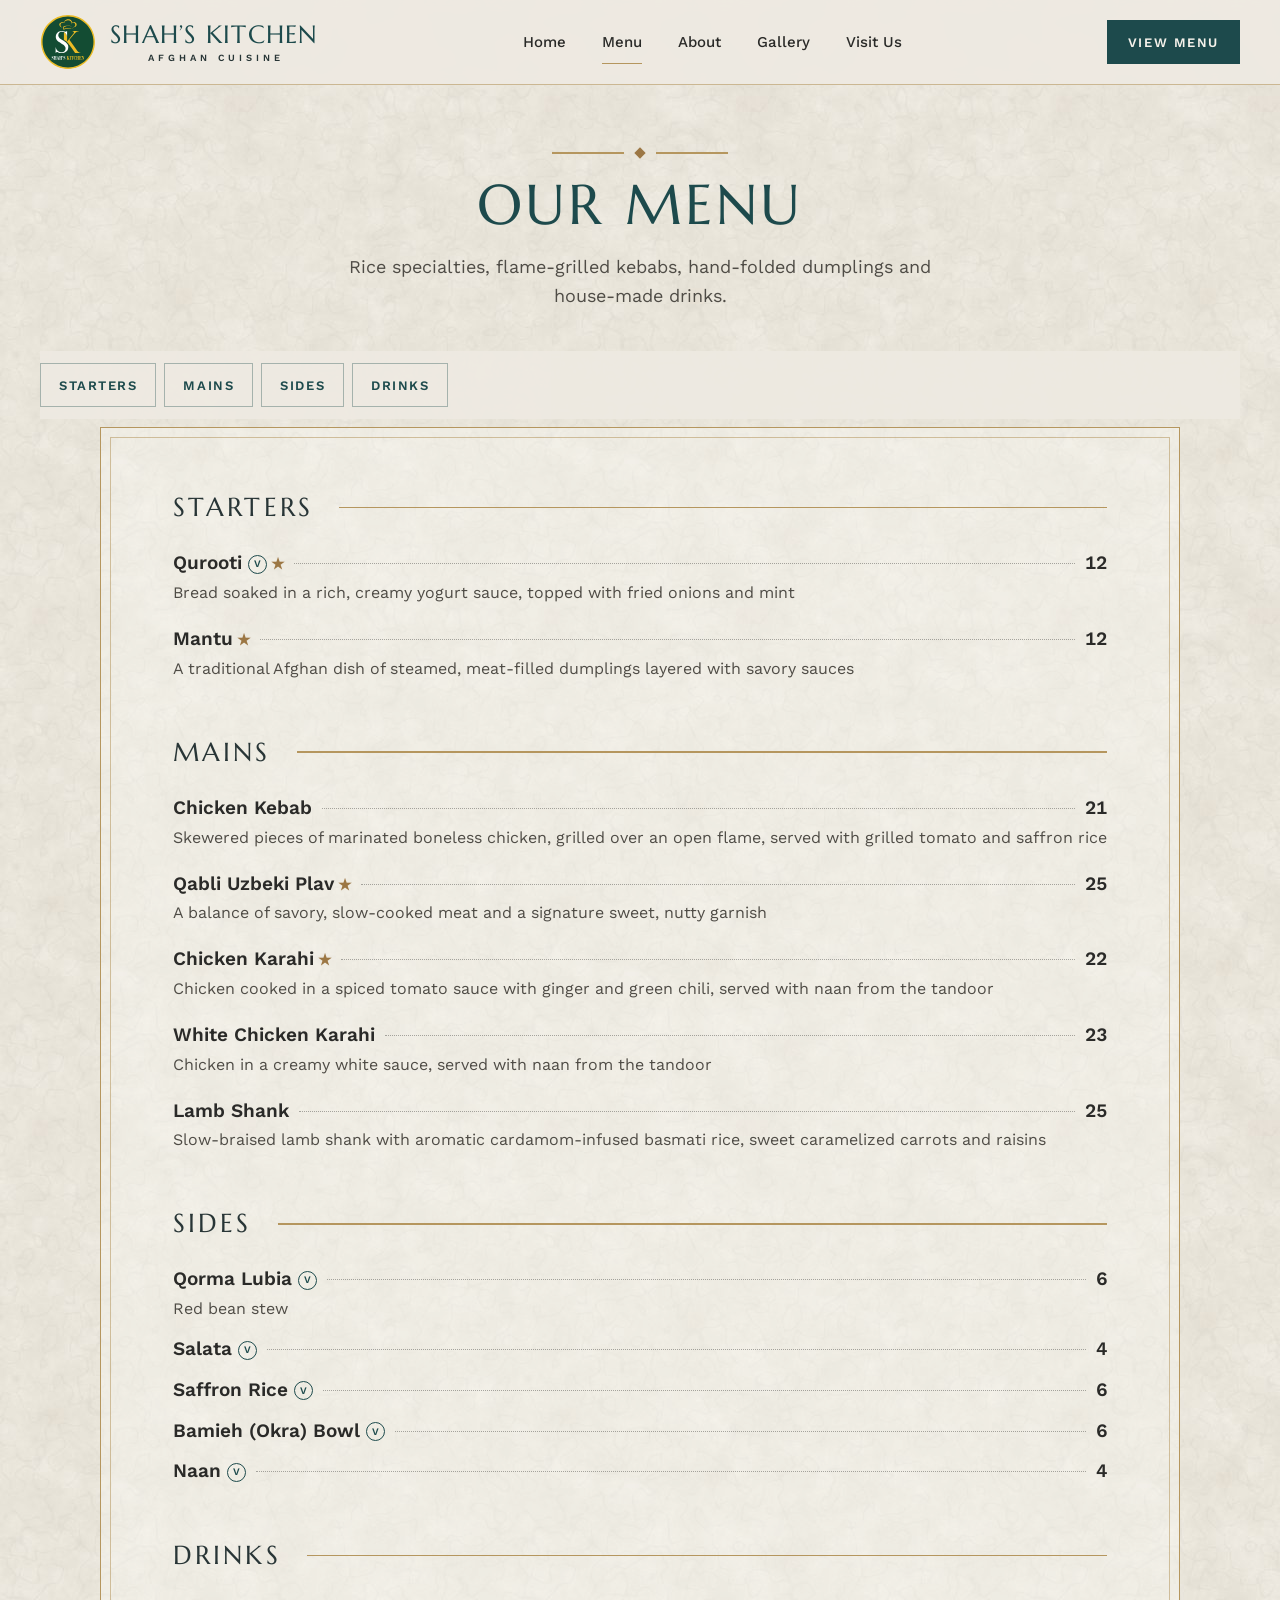
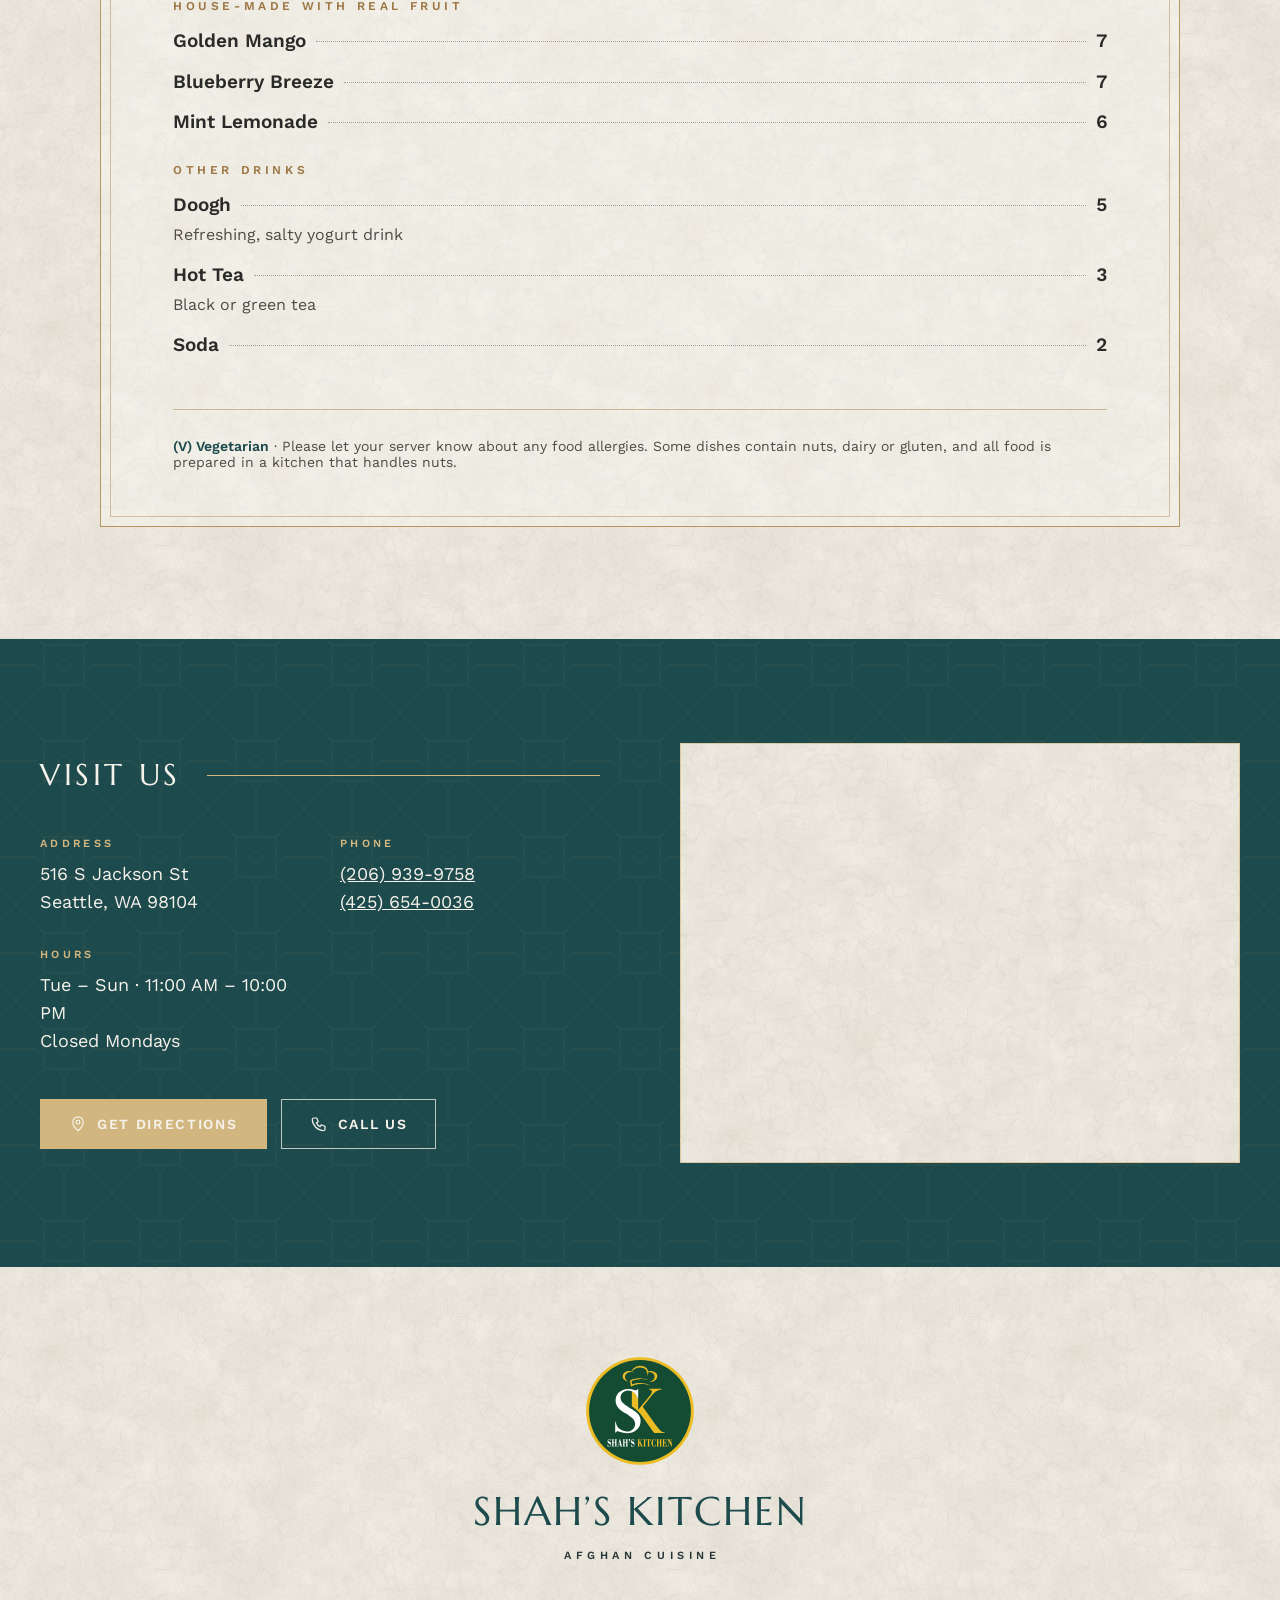
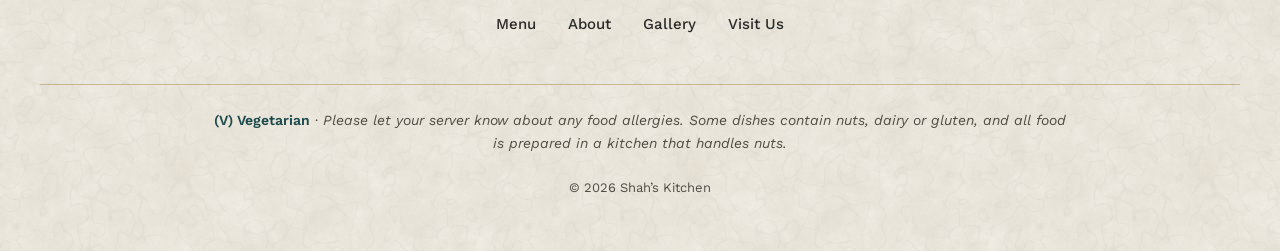
<file: menu.html>
<!doctype html>
<html lang="en">
<head>
<meta charset="utf-8">
<meta name="viewport" content="width=device-width, initial-scale=1, viewport-fit=cover">
<title>Menu | Shah’s Kitchen Afghan Restaurant, Seattle</title>
<meta name="description" content="Full halal Afghan menu at Shah’s Kitchen in Seattle: Qurooti, Mantu, Chicken Kebab, Qabli Uzbeki Plav, Chicken Karahi, Lamb Shank, sides and house-made drinks.">
<link rel="canonical" href="https://shahskitchen.com/menu.html">
<meta property="og:type" content="website">
<meta property="og:site_name" content="Shah’s Kitchen">
<meta property="og:title" content="Menu | Shah’s Kitchen Afghan Restaurant, Seattle">
<meta property="og:description" content="Full halal Afghan menu at Shah’s Kitchen in Seattle: Qurooti, Mantu, Chicken Kebab, Qabli Uzbeki Plav, Chicken Karahi, Lamb Shank, sides and house-made drinks.">
<meta property="og:url" content="https://shahskitchen.com/menu.html">
<meta name="theme-color" content="#1D4A4C">
<link rel="icon" href="assets/logo.svg" type="image/svg+xml">
<link rel="icon" href="assets/favicon-32.png" sizes="32x32" type="image/png">
<link rel="apple-touch-icon" href="assets/apple-touch-icon.png">
<meta property="og:image" content="https://shahskitchen.com/assets/images/qabli-uzbeki-plav.jpg">
<meta property="og:image:width" content="1195">
<meta property="og:image:height" content="896">
<meta name="twitter:card" content="summary_large_image">
<link rel="preconnect" href="https://fonts.googleapis.com">
<link rel="preconnect" href="https://fonts.gstatic.com" crossorigin>
<link href="https://fonts.googleapis.com/css2?family=Marcellus&family=Work+Sans:ital,wght@0,400;0,500;0,600;1,400;1,500&display=swap" rel="stylesheet">
<link rel="stylesheet" href="styles.css">
</head>
<body>
<header class="hdr">
<div class="wrap hdr-in">
<a class="brand" href="index.html" aria-label="Shah’s Kitchen, home">
<img class="brand-logo" src="assets/logo.svg" alt="" width="56" height="56">
<span class="brand-text"><span class="brand-wm">SHAH’S KITCHEN</span><span class="brand-tag">AFGHAN CUISINE</span></span>
</a>
<nav class="nav" aria-label="Main"><a href="index.html">Home</a><a href="menu.html" aria-current="page">Menu</a><a href="about.html">About</a><a href="gallery.html">Gallery</a><a href="visit.html">Visit Us</a></nav>
<div class="hdr-actions">
<a class="btn btn-primary btn-sm" href="menu.html">View Menu</a>
<details class="drawer">
<summary aria-label="Open menu"><svg width="24" height="24" viewBox="0 0 24 24" fill="none" stroke="currentColor" stroke-width="1.6" stroke-linecap="round" aria-hidden="true"><path d="M4 7h16M4 12h16M4 17h16"></path></svg></summary>
<nav class="drawer-nav" aria-label="Mobile"><a href="index.html">Home</a><a href="menu.html" aria-current="page">Menu</a><a href="about.html">About</a><a href="gallery.html">Gallery</a><a href="visit.html">Visit Us</a></nav>
</details>
</div>
</div>
</header>
<main>
<div class="wrap page-head">
<div class="ornament" aria-hidden="true"><i></i><b></b><i></i></div>
<h1>Our Menu</h1>
<p class="lede">Rice specialties, flame-grilled kebabs, hand-folded dumplings and house-made drinks.</p>
</div>
<section class="sec sec-tight">
<div class="wrap">
<nav class="cat-nav" aria-label="Menu categories">
<a href="#starters">Starters</a><a href="#mains">Mains</a><a href="#sides">Sides</a><a href="#drinks">Drinks</a>
</nav>
<div class="sheet">
<section class="menu-cat" id="starters" aria-labelledby="starters-title"><div class="sec-head"><h2 id="starters-title">Starters</h2><span class="rule" aria-hidden="true"></span></div><div class="items"><div class="item"><div class="row"><h3 class="name">Qurooti<span class="veg" aria-hidden="true">V</span><span class="sr">(vegetarian)</span><span class="star" aria-hidden="true">★</span></h3><span class="dots" aria-hidden="true"></span><span class="price"><span class="sr">$</span>12</span></div><p class="desc">Bread soaked in a rich, creamy yogurt sauce, topped with fried onions and mint</p></div><div class="item"><div class="row"><h3 class="name">Mantu<span class="star" aria-hidden="true">★</span></h3><span class="dots" aria-hidden="true"></span><span class="price"><span class="sr">$</span>12</span></div><p class="desc">A traditional Afghan dish of steamed, meat-filled dumplings layered with savory sauces</p></div></div></section>
<div style="height:56px"></div>
<section class="menu-cat" id="mains" aria-labelledby="mains-title"><div class="sec-head"><h2 id="mains-title">Mains</h2><span class="rule" aria-hidden="true"></span></div><div class="items"><div class="item"><div class="row"><h3 class="name">Chicken Kebab</h3><span class="dots" aria-hidden="true"></span><span class="price"><span class="sr">$</span>21</span></div><p class="desc">Skewered pieces of marinated boneless chicken, grilled over an open flame, served with grilled tomato and saffron rice</p></div><div class="item"><div class="row"><h3 class="name">Qabli Uzbeki Plav<span class="star" aria-hidden="true">★</span></h3><span class="dots" aria-hidden="true"></span><span class="price"><span class="sr">$</span>25</span></div><p class="desc">A balance of savory, slow-cooked meat and a signature sweet, nutty garnish</p></div><div class="item"><div class="row"><h3 class="name">Chicken Karahi<span class="star" aria-hidden="true">★</span></h3><span class="dots" aria-hidden="true"></span><span class="price"><span class="sr">$</span>22</span></div><p class="desc">Chicken cooked in a spiced tomato sauce with ginger and green chili, served with naan from the tandoor</p></div><div class="item"><div class="row"><h3 class="name">White Chicken Karahi</h3><span class="dots" aria-hidden="true"></span><span class="price"><span class="sr">$</span>23</span></div><p class="desc">Chicken in a creamy white sauce, served with naan from the tandoor</p></div><div class="item"><div class="row"><h3 class="name">Lamb Shank</h3><span class="dots" aria-hidden="true"></span><span class="price"><span class="sr">$</span>25</span></div><p class="desc">Slow-braised lamb shank with aromatic cardamom-infused basmati rice, sweet caramelized carrots and raisins</p></div></div></section>
<div style="height:56px"></div>
<section class="menu-cat" id="sides" aria-labelledby="sides-title"><div class="sec-head"><h2 id="sides-title">Sides</h2><span class="rule" aria-hidden="true"></span></div><div class="items items-tight"><div class="item"><div class="row"><h3 class="name">Qorma Lubia<span class="veg" aria-hidden="true">V</span><span class="sr">(vegetarian)</span></h3><span class="dots" aria-hidden="true"></span><span class="price"><span class="sr">$</span>6</span></div><p class="desc">Red bean stew</p></div><div class="item"><div class="row"><h3 class="name">Salata<span class="veg" aria-hidden="true">V</span><span class="sr">(vegetarian)</span></h3><span class="dots" aria-hidden="true"></span><span class="price"><span class="sr">$</span>4</span></div></div><div class="item"><div class="row"><h3 class="name">Saffron Rice<span class="veg" aria-hidden="true">V</span><span class="sr">(vegetarian)</span></h3><span class="dots" aria-hidden="true"></span><span class="price"><span class="sr">$</span>6</span></div></div><div class="item"><div class="row"><h3 class="name">Bamieh (Okra) Bowl<span class="veg" aria-hidden="true">V</span><span class="sr">(vegetarian)</span></h3><span class="dots" aria-hidden="true"></span><span class="price"><span class="sr">$</span>6</span></div></div><div class="item"><div class="row"><h3 class="name">Naan<span class="veg" aria-hidden="true">V</span><span class="sr">(vegetarian)</span></h3><span class="dots" aria-hidden="true"></span><span class="price"><span class="sr">$</span>4</span></div></div></div></section>
<div style="height:56px"></div>
<section class="menu-cat" id="drinks" aria-labelledby="drinks-title"><div class="sec-head"><h2 id="drinks-title">Drinks</h2><span class="rule" aria-hidden="true"></span></div><p class="sheet-sub">House-made with real fruit</p><div class="items items-tight"><div class="item"><div class="row"><h3 class="name">Golden Mango</h3><span class="dots" aria-hidden="true"></span><span class="price"><span class="sr">$</span>7</span></div></div><div class="item"><div class="row"><h3 class="name">Blueberry Breeze</h3><span class="dots" aria-hidden="true"></span><span class="price"><span class="sr">$</span>7</span></div></div><div class="item"><div class="row"><h3 class="name">Mint Lemonade</h3><span class="dots" aria-hidden="true"></span><span class="price"><span class="sr">$</span>6</span></div></div></div><p class="sheet-sub">Other drinks</p><div class="items items-tight"><div class="item"><div class="row"><h3 class="name">Doogh</h3><span class="dots" aria-hidden="true"></span><span class="price"><span class="sr">$</span>5</span></div><p class="desc">Refreshing, salty yogurt drink</p></div><div class="item"><div class="row"><h3 class="name">Hot Tea</h3><span class="dots" aria-hidden="true"></span><span class="price"><span class="sr">$</span>3</span></div><p class="desc">Black or green tea</p></div><div class="item"><div class="row"><h3 class="name">Soda</h3><span class="dots" aria-hidden="true"></span><span class="price"><span class="sr">$</span>2</span></div></div></div></section>
<div class="sheet-foot">
<p class="legend"><strong>(V) Vegetarian</strong> · Please let your server know about any food allergies. Some dishes contain nuts, dairy or gluten, and all food is prepared in a kitchen that handles nuts.</p>
</div>
</div>
</div>
</section>
<section class="band" id="visit" aria-labelledby="visit-title">
<div class="wrap visit">
<div>
<div class="sec-head"><h2 id="visit-title">Visit Us</h2><span class="rule" aria-hidden="true"></span></div>
<dl class="facts">
<div><dt>Address</dt><dd>516 S Jackson St<br>Seattle, WA 98104</dd></div>
<div><dt>Phone</dt><dd id="phone"><a href="tel:+12069399758">(206) 939-9758</a><br><a href="tel:+14256540036">(425) 654-0036</a></dd></div>
<div><dt>Hours</dt><dd>Tue – Sun · 11:00 AM – 10:00 PM<br>Closed Mondays</dd></div>
</dl>
<div class="visit-ctas">
<a class="btn btn-gold" href="https://www.google.com/maps/search/?api=1&query=Shah%27s+Kitchen%2C+516+S+Jackson+St%2C+Seattle%2C+WA+98104" target="_blank" rel="noopener"><svg width="18" height="18" viewBox="0 0 24 24" fill="none" stroke="currentColor" stroke-width="1.6" stroke-linecap="round" stroke-linejoin="round" aria-hidden="true"><path d="M12 21s-7-6.2-7-11.5a7 7 0 0 1 14 0C19 14.8 12 21 12 21z"></path><circle cx="12" cy="9.5" r="2.5"></circle></svg>Get Directions</a>
<a class="btn btn-light" href="tel:+12069399758"><svg width="18" height="18" viewBox="0 0 24 24" fill="none" stroke="currentColor" stroke-width="1.6" stroke-linecap="round" stroke-linejoin="round" aria-hidden="true"><path d="M5 4h4l2 5-2.5 1.5a11 11 0 0 0 5 5L15 13l5 2v4a2 2 0 0 1-2 2A16 16 0 0 1 3 6a2 2 0 0 1 2-2"></path></svg>Call Us</a>
</div>
</div>
<figure class="map">
<iframe title="Map of Shah’s Kitchen, 516 S Jackson St, Seattle, WA 98104" src="https://www.google.com/maps?q=516+S+Jackson+St%2C+Seattle%2C+WA+98104&output=embed" loading="lazy" referrerpolicy="no-referrer-when-downgrade" allowfullscreen></iframe>
</figure>
</div>
</section>
</main>
<footer class="ftr">
<div class="wrap ftr-in">
<img class="ftr-logo" src="assets/logo.svg" alt="Shah’s Kitchen logo" width="112" height="112" loading="lazy">
<p class="ftr-wm">SHAH’S KITCHEN</p>
<p class="ftr-tag">AFGHAN CUISINE</p>
<nav class="ftr-nav" aria-label="Footer">
<a href="menu.html">Menu</a>
<a href="about.html">About</a>
<a href="gallery.html">Gallery</a>
<a href="visit.html">Visit Us</a>
</nav>
<hr class="ftr-rule">
<p class="ftr-note"><strong>(V) Vegetarian</strong> · <em>Please let your server know about any food allergies. Some dishes contain nuts, dairy or gluten, and all food is prepared in a kitchen that handles nuts.</em></p>
<p class="ftr-copy">© 2026 Shah’s Kitchen</p>
</div>
</footer>
<nav class="actbar" aria-label="Quick actions">
<a href="menu.html"><svg width="18" height="18" viewBox="0 0 24 24" fill="none" stroke="currentColor" stroke-width="1.6" stroke-linecap="round" stroke-linejoin="round" aria-hidden="true"><path d="M8 3v8a3 3 0 0 0 6 0V3M11 11v10M17 3c-2 2-2 6 0 8v10"></path></svg>View Menu</a>
<a href="tel:+12069399758"><svg width="18" height="18" viewBox="0 0 24 24" fill="none" stroke="currentColor" stroke-width="1.6" stroke-linecap="round" stroke-linejoin="round" aria-hidden="true"><path d="M5 4h4l2 5-2.5 1.5a11 11 0 0 0 5 5L15 13l5 2v4a2 2 0 0 1-2 2A16 16 0 0 1 3 6a2 2 0 0 1 2-2"></path></svg>Call</a>
<a href="https://www.google.com/maps/search/?api=1&query=Shah%27s+Kitchen%2C+516+S+Jackson+St%2C+Seattle%2C+WA+98104" target="_blank" rel="noopener"><svg width="18" height="18" viewBox="0 0 24 24" fill="none" stroke="currentColor" stroke-width="1.6" stroke-linecap="round" stroke-linejoin="round" aria-hidden="true"><path d="M12 21s-7-6.2-7-11.5a7 7 0 0 1 14 0C19 14.8 12 21 12 21z"></path><circle cx="12" cy="9.5" r="2.5"></circle></svg>Directions</a>
</nav>
</body>
</html>
</file>
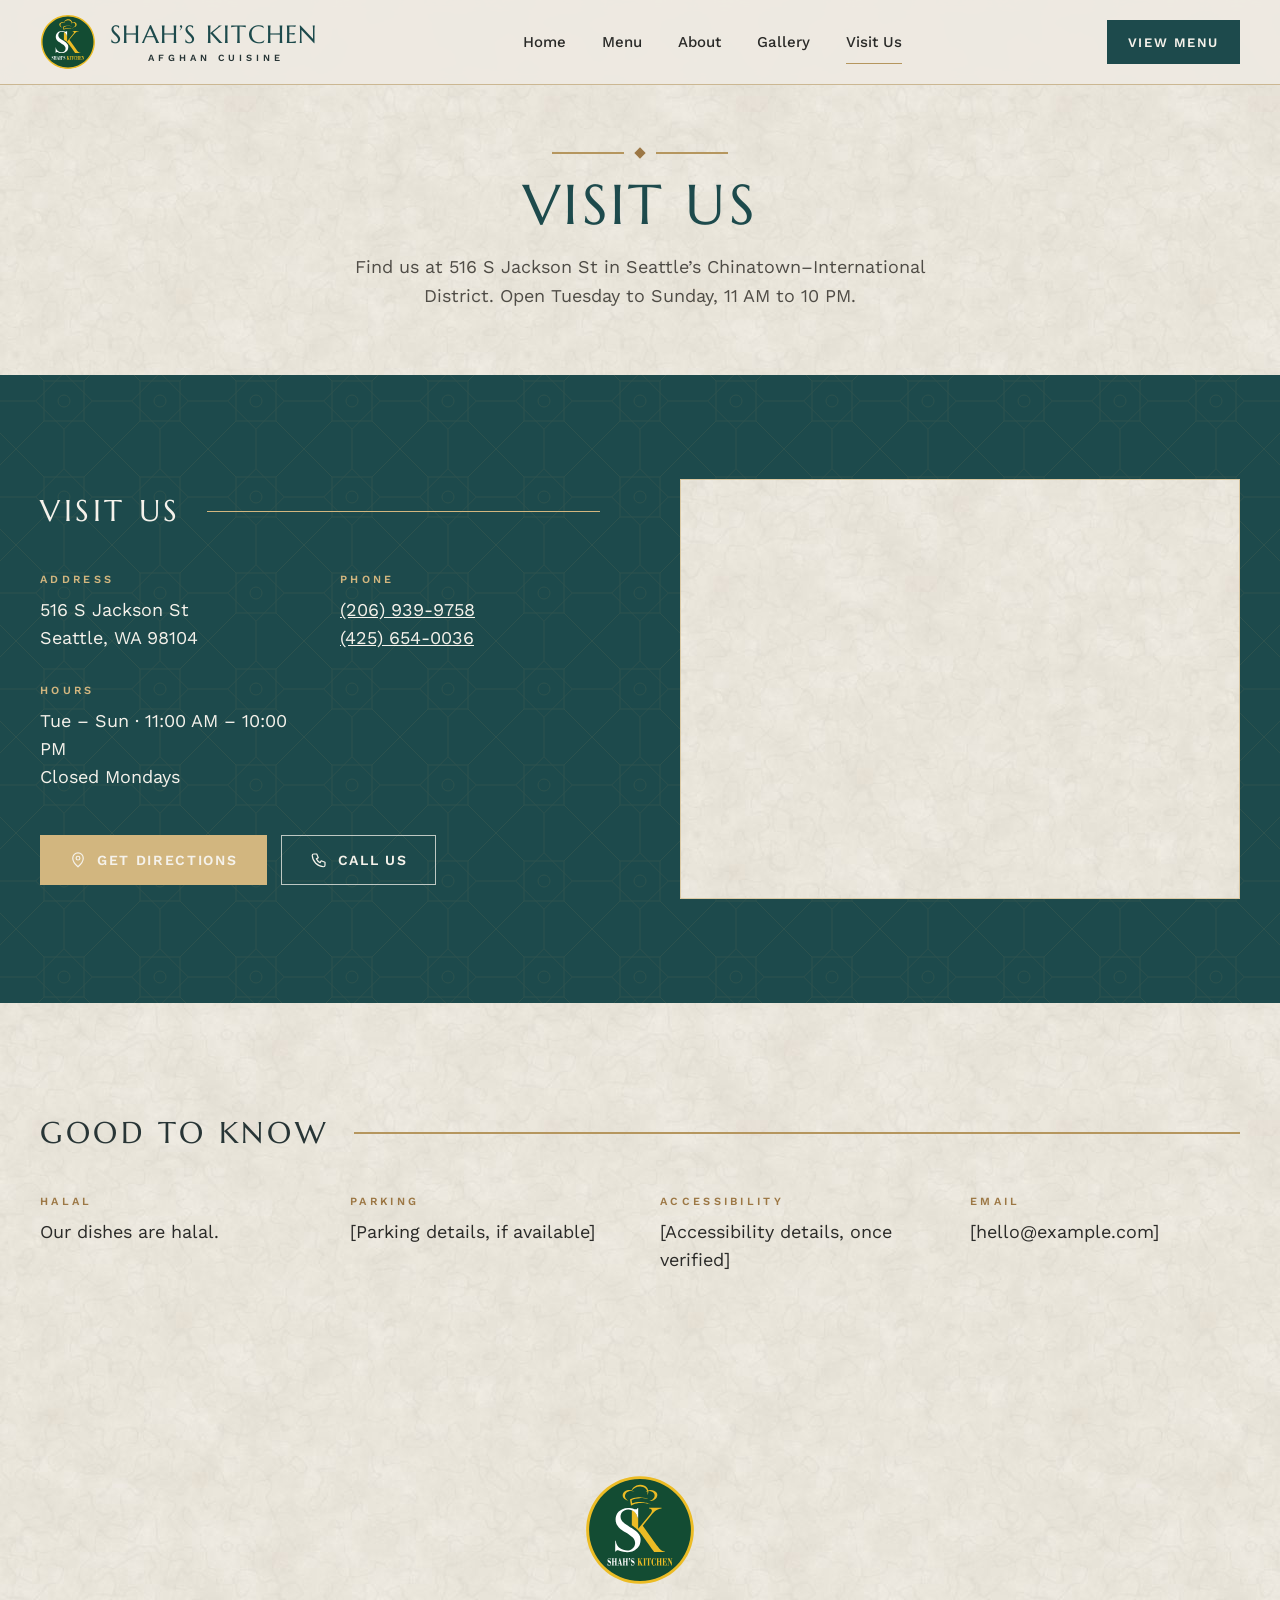
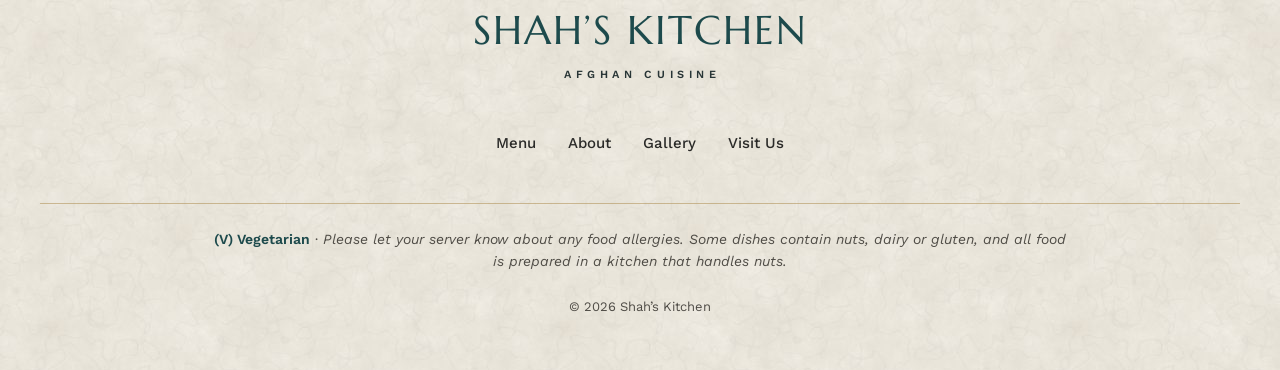
<file: visit.html>
<!doctype html>
<html lang="en">
<head>
<meta charset="utf-8">
<meta name="viewport" content="width=device-width, initial-scale=1, viewport-fit=cover">
<title>Visit Us | Shah’s Kitchen, Seattle</title>
<meta name="description" content="Shah’s Kitchen, 516 S Jackson St, Seattle, WA 98104. Open Tuesday to Sunday, 11 AM to 10 PM. Call (206) 939-9758 or get directions.">
<link rel="canonical" href="https://shahskitchen.com/visit.html">
<meta property="og:type" content="website">
<meta property="og:site_name" content="Shah’s Kitchen">
<meta property="og:title" content="Visit Us | Shah’s Kitchen, Seattle">
<meta property="og:description" content="Shah’s Kitchen, 516 S Jackson St, Seattle, WA 98104. Open Tuesday to Sunday, 11 AM to 10 PM. Call (206) 939-9758 or get directions.">
<meta property="og:url" content="https://shahskitchen.com/visit.html">
<meta name="theme-color" content="#1D4A4C">
<link rel="icon" href="assets/logo.svg" type="image/svg+xml">
<link rel="icon" href="assets/favicon-32.png" sizes="32x32" type="image/png">
<link rel="apple-touch-icon" href="assets/apple-touch-icon.png">
<meta property="og:image" content="https://shahskitchen.com/assets/images/qabli-uzbeki-plav.jpg">
<meta property="og:image:width" content="1195">
<meta property="og:image:height" content="896">
<meta name="twitter:card" content="summary_large_image">
<link rel="preconnect" href="https://fonts.googleapis.com">
<link rel="preconnect" href="https://fonts.gstatic.com" crossorigin>
<link href="https://fonts.googleapis.com/css2?family=Marcellus&family=Work+Sans:ital,wght@0,400;0,500;0,600;1,400;1,500&display=swap" rel="stylesheet">
<link rel="stylesheet" href="styles.css">
</head>
<body>
<header class="hdr">
<div class="wrap hdr-in">
<a class="brand" href="index.html" aria-label="Shah’s Kitchen, home">
<img class="brand-logo" src="assets/logo.svg" alt="" width="56" height="56">
<span class="brand-text"><span class="brand-wm">SHAH’S KITCHEN</span><span class="brand-tag">AFGHAN CUISINE</span></span>
</a>
<nav class="nav" aria-label="Main"><a href="index.html">Home</a><a href="menu.html">Menu</a><a href="about.html">About</a><a href="gallery.html">Gallery</a><a href="visit.html" aria-current="page">Visit Us</a></nav>
<div class="hdr-actions">
<a class="btn btn-primary btn-sm" href="menu.html">View Menu</a>
<details class="drawer">
<summary aria-label="Open menu"><svg width="24" height="24" viewBox="0 0 24 24" fill="none" stroke="currentColor" stroke-width="1.6" stroke-linecap="round" aria-hidden="true"><path d="M4 7h16M4 12h16M4 17h16"></path></svg></summary>
<nav class="drawer-nav" aria-label="Mobile"><a href="index.html">Home</a><a href="menu.html">Menu</a><a href="about.html">About</a><a href="gallery.html">Gallery</a><a href="visit.html" aria-current="page">Visit Us</a></nav>
</details>
</div>
</div>
</header>
<main>
<div class="wrap page-head">
<div class="ornament" aria-hidden="true"><i></i><b></b><i></i></div>
<h1>Visit Us</h1>
<p class="lede">Find us at 516 S Jackson St in Seattle’s Chinatown–International District. Open Tuesday to Sunday, 11 AM to 10 PM.</p>
</div>
<div style="height:64px"></div>
<section class="band" id="visit" aria-labelledby="visit-title">
<div class="wrap visit">
<div>
<div class="sec-head"><h2 id="visit-title">Visit Us</h2><span class="rule" aria-hidden="true"></span></div>
<dl class="facts">
<div><dt>Address</dt><dd>516 S Jackson St<br>Seattle, WA 98104</dd></div>
<div><dt>Phone</dt><dd id="phone"><a href="tel:+12069399758">(206) 939-9758</a><br><a href="tel:+14256540036">(425) 654-0036</a></dd></div>
<div><dt>Hours</dt><dd>Tue – Sun · 11:00 AM – 10:00 PM<br>Closed Mondays</dd></div>
</dl>
<div class="visit-ctas">
<a class="btn btn-gold" href="https://www.google.com/maps/search/?api=1&query=Shah%27s+Kitchen%2C+516+S+Jackson+St%2C+Seattle%2C+WA+98104" target="_blank" rel="noopener"><svg width="18" height="18" viewBox="0 0 24 24" fill="none" stroke="currentColor" stroke-width="1.6" stroke-linecap="round" stroke-linejoin="round" aria-hidden="true"><path d="M12 21s-7-6.2-7-11.5a7 7 0 0 1 14 0C19 14.8 12 21 12 21z"></path><circle cx="12" cy="9.5" r="2.5"></circle></svg>Get Directions</a>
<a class="btn btn-light" href="tel:+12069399758"><svg width="18" height="18" viewBox="0 0 24 24" fill="none" stroke="currentColor" stroke-width="1.6" stroke-linecap="round" stroke-linejoin="round" aria-hidden="true"><path d="M5 4h4l2 5-2.5 1.5a11 11 0 0 0 5 5L15 13l5 2v4a2 2 0 0 1-2 2A16 16 0 0 1 3 6a2 2 0 0 1 2-2"></path></svg>Call Us</a>
</div>
</div>
<figure class="map">
<iframe title="Map of Shah’s Kitchen, 516 S Jackson St, Seattle, WA 98104" src="https://www.google.com/maps?q=516+S+Jackson+St%2C+Seattle%2C+WA+98104&output=embed" loading="lazy" referrerpolicy="no-referrer-when-downgrade" allowfullscreen></iframe>
</figure>
</div>
</section>

<section class="sec">
<div class="wrap">
<div class="sec-head"><h2>Good to Know</h2><span class="rule" aria-hidden="true"></span></div>
<dl class="facts" style="color:var(--text)">
<div><dt style="color:var(--gold-deep)">Halal</dt><dd style="color:var(--text)">Our dishes are halal.</dd></div>
<div><dt style="color:var(--gold-deep)">Parking</dt><dd style="color:var(--text)">[Parking details, if available]</dd></div>
<div><dt style="color:var(--gold-deep)">Accessibility</dt><dd style="color:var(--text)">[Accessibility details, once verified]</dd></div>
<div><dt style="color:var(--gold-deep)">Email</dt><dd style="color:var(--text)">[hello@example.com]</dd></div>
</dl>
</div>
</section></main>
<footer class="ftr">
<div class="wrap ftr-in">
<img class="ftr-logo" src="assets/logo.svg" alt="Shah’s Kitchen logo" width="112" height="112" loading="lazy">
<p class="ftr-wm">SHAH’S KITCHEN</p>
<p class="ftr-tag">AFGHAN CUISINE</p>
<nav class="ftr-nav" aria-label="Footer">
<a href="menu.html">Menu</a>
<a href="about.html">About</a>
<a href="gallery.html">Gallery</a>
<a href="visit.html">Visit Us</a>
</nav>
<hr class="ftr-rule">
<p class="ftr-note"><strong>(V) Vegetarian</strong> · <em>Please let your server know about any food allergies. Some dishes contain nuts, dairy or gluten, and all food is prepared in a kitchen that handles nuts.</em></p>
<p class="ftr-copy">© 2026 Shah’s Kitchen</p>
</div>
</footer>
<nav class="actbar" aria-label="Quick actions">
<a href="menu.html"><svg width="18" height="18" viewBox="0 0 24 24" fill="none" stroke="currentColor" stroke-width="1.6" stroke-linecap="round" stroke-linejoin="round" aria-hidden="true"><path d="M8 3v8a3 3 0 0 0 6 0V3M11 11v10M17 3c-2 2-2 6 0 8v10"></path></svg>View Menu</a>
<a href="tel:+12069399758"><svg width="18" height="18" viewBox="0 0 24 24" fill="none" stroke="currentColor" stroke-width="1.6" stroke-linecap="round" stroke-linejoin="round" aria-hidden="true"><path d="M5 4h4l2 5-2.5 1.5a11 11 0 0 0 5 5L15 13l5 2v4a2 2 0 0 1-2 2A16 16 0 0 1 3 6a2 2 0 0 1 2-2"></path></svg>Call</a>
<a href="https://www.google.com/maps/search/?api=1&query=Shah%27s+Kitchen%2C+516+S+Jackson+St%2C+Seattle%2C+WA+98104" target="_blank" rel="noopener"><svg width="18" height="18" viewBox="0 0 24 24" fill="none" stroke="currentColor" stroke-width="1.6" stroke-linecap="round" stroke-linejoin="round" aria-hidden="true"><path d="M12 21s-7-6.2-7-11.5a7 7 0 0 1 14 0C19 14.8 12 21 12 21z"></path><circle cx="12" cy="9.5" r="2.5"></circle></svg>Directions</a>
</nav>
</body>
</html>
</file>
<file: styles.css>
:root{--ink:#1D4A4C;--ink-deep:#123334;--head:#283536;--text:#2A2A28;--muted:#4F4C46;--gold:#B5965E;--gold-deep:#9C7744;--gold-light:#D2B67F;--ivory:#F5F2EB}
*{box-sizing:border-box}
html{scroll-behavior:smooth;scroll-padding-top:84px}
body{margin:0;font-family:'Work Sans','Helvetica Neue',Arial,sans-serif;color:var(--text);background:#EEEAE1 url(assets/paper.jpg) repeat;-webkit-font-smoothing:antialiased}
a{color:var(--ink)}a:hover{color:var(--ink-deep)}
:focus-visible{outline:2px solid var(--gold-deep);outline-offset:3px}
img{max-width:100%;display:block}
.serif{font-family:'Marcellus','Optima','Candara',Georgia,serif;font-weight:400}
.wrap{max-width:1280px;margin:0 auto;padding:0 40px}
.sr{position:absolute;width:1px;height:1px;overflow:hidden;clip:rect(0 0 0 0);white-space:nowrap}
@media (prefers-reduced-motion:reduce){html{scroll-behavior:auto}}

.ornament{display:flex;align-items:center;justify-content:center;gap:12px}
.ornament i{display:block;width:72px;height:1.5px;background:var(--gold)}
.ornament b{display:block;width:8px;height:8px;background:var(--gold-deep);transform:rotate(45deg)}

/* header */
.hdr{position:sticky;top:0;z-index:20;border-bottom:1px solid rgba(181,150,94,.6);background:rgba(238,234,225,.96);backdrop-filter:blur(6px)}
.hdr-in{display:flex;align-items:center;justify-content:space-between;gap:24px;min-height:84px}
.brand{display:flex;align-items:center;gap:14px;text-decoration:none}
.brand-logo{width:56px;height:56px;flex:none}
.brand-text{display:flex;flex-direction:column;align-items:center;gap:6px}
.brand-wm{font-family:'Marcellus','Optima',Georgia,serif;font-size:25px;letter-spacing:.05em;color:var(--ink);line-height:1}
.brand-tag{font-size:9.5px;font-weight:600;letter-spacing:.42em;padding-left:.42em;color:var(--head);line-height:1}
.nav{display:flex;align-items:center;gap:36px}
.nav a{font-size:15px;font-weight:500;color:var(--text);text-decoration:none;padding:12px 0;border-bottom:1.5px solid transparent}
.nav a:hover,.nav a[aria-current]{border-bottom-color:var(--gold)}
.hdr-actions{display:flex;align-items:center;gap:8px}
.drawer{display:none}
.drawer summary{list-style:none;display:inline-flex;align-items:center;justify-content:center;width:44px;height:44px;color:var(--ink);cursor:pointer}
.drawer summary::-webkit-details-marker{display:none}
.drawer-nav{position:absolute;left:0;right:0;top:100%;display:flex;flex-direction:column;background:#EEEAE1;border-bottom:1px solid rgba(181,150,94,.6)}
.drawer-nav a{display:flex;align-items:center;min-height:52px;padding:0 20px;font-size:17px;font-weight:500;color:var(--text);text-decoration:none;border-top:1px solid rgba(181,150,94,.3)}
.drawer-nav a[aria-current]{color:var(--ink);font-weight:600}

/* buttons */
.btn{display:inline-flex;align-items:center;justify-content:center;gap:10px;min-height:50px;padding:0 28px;font-family:'Work Sans',sans-serif;font-size:14px;font-weight:600;letter-spacing:.12em;text-transform:uppercase;text-decoration:none;border:1.5px solid var(--ink);line-height:1;cursor:pointer}
.btn-primary{background:var(--ink);color:var(--ivory)}
.btn-primary:hover{background:var(--ink-deep);border-color:var(--ink-deep);color:var(--ivory)}
.btn-ghost{background:transparent;color:var(--ink)}
.btn-ghost:hover{background:rgba(29,74,76,.07);color:var(--ink)}
.btn-sm{min-height:44px;padding:0 20px;font-size:13px}
.btn-gold{background:var(--gold-light);border-color:var(--gold-light);color:#132F30}
.btn-gold:hover{background:#DEC690;border-color:#DEC690;color:#132F30}
.btn-light{background:transparent;border-color:rgba(245,242,235,.75);color:var(--ivory)}
.btn-light:hover{background:rgba(245,242,235,.1);color:var(--ivory)}
.tlink{display:inline-flex;align-items:center;gap:8px;min-height:44px;font-size:14px;font-weight:600;letter-spacing:.12em;text-transform:uppercase;color:var(--ink);text-decoration:none}
.tlink span{border-bottom:1.5px solid var(--gold);padding-bottom:3px}
.tlink:hover span{border-bottom-color:var(--ink)}

/* hero */
.hero-in{display:flex;flex-direction:column;align-items:center;text-align:center;gap:28px;padding-top:76px}
.h1{margin:0;display:flex;flex-direction:column;align-items:center;gap:22px}
.h1-main{font-family:'Marcellus','Optima',Georgia,serif;font-weight:400;font-size:clamp(38px,5.6vw,80px);line-height:1.04;letter-spacing:.04em;text-transform:uppercase;color:var(--ink);text-wrap:balance}
.h1-sub{font-family:'Work Sans',sans-serif;font-size:14px;font-weight:600;letter-spacing:.42em;padding-left:.42em;text-transform:uppercase;color:var(--head)}
.lede{margin:0;max-width:620px;font-size:19px;line-height:1.6;color:var(--muted);text-wrap:pretty}
.ctas{display:flex;flex-wrap:wrap;justify-content:center;gap:14px;margin-top:8px}

.arcade{display:grid;grid-template-columns:1fr 1.2fr 1fr;gap:28px;align-items:end;margin-top:68px}
.ph{position:relative;overflow:hidden;margin:0;background:var(--ink);color:var(--ivory)}
.ph::before{content:'';position:absolute;inset:0;background:url(assets/pattern.svg) center/72px repeat;opacity:.22}
.ph img{position:absolute;inset:0;width:100%;height:100%;object-fit:cover}
.has-img .ph-cap{bottom:0;padding:72px 20px 28px;background:linear-gradient(to top,rgba(18,51,52,.82),rgba(18,51,52,0));text-shadow:0 1px 2px rgba(0,0,0,.4)}
.arch{border-radius:999px 999px 0 0}
.arch-line{position:absolute;inset:10px 10px 0 10px;border:1px solid rgba(210,182,127,.75);border-bottom:0;border-radius:999px 999px 0 0;pointer-events:none}
.rect-line{position:absolute;inset:10px;border:1px solid rgba(210,182,127,.75);pointer-events:none}
.ph-cap{position:absolute;left:0;right:0;bottom:30px;display:flex;flex-direction:column;align-items:center;gap:8px;padding:0 20px;text-align:center}
.ph-k{display:none}/* ponytail: hidden until real photos land; delete this rule to show the kicker */
.ph-k{font-size:11px;font-weight:600;letter-spacing:.3em;text-transform:uppercase;color:var(--gold-light)}
.ph-n{font-family:'Marcellus','Optima',Georgia,serif;font-size:22px;letter-spacing:.03em;color:var(--ivory)}
.side{aspect-ratio:3 / 4}
.center{aspect-ratio:4 / 5}
.ground{height:1.5px;background:var(--gold)}

/* page title (inner pages) */
.page-head{display:flex;flex-direction:column;align-items:center;text-align:center;gap:18px;padding:64px 0 0}
.page-head h1{margin:0;font-family:'Marcellus','Optima',Georgia,serif;font-weight:400;font-size:clamp(34px,4.4vw,56px);line-height:1.08;letter-spacing:.06em;text-transform:uppercase;color:var(--ink);text-wrap:balance}
.page-head .lede{font-size:18px}

/* sections */
.sec{padding:112px 0}
.sec-tight{padding-top:0}
.sec-head{display:flex;align-items:center;gap:26px}
.sec-head h2{margin:0;font-family:'Marcellus','Optima',Georgia,serif;font-weight:400;font-size:30px;line-height:1.2;letter-spacing:.12em;text-transform:uppercase;color:var(--head)}
.sec-head .rule{flex:1;min-width:40px;height:1.5px;background:var(--gold)}

.intro{display:grid;grid-template-columns:repeat(auto-fit,minmax(min(440px,100%),1fr));gap:56px 80px;align-items:center;margin-top:56px}
.intro-lead{margin:0;font-family:'Marcellus','Optima',Georgia,serif;font-size:30px;line-height:1.4;color:var(--head);text-wrap:pretty}
.intro-text{display:flex;flex-direction:column;align-items:flex-start;gap:28px}
.prose{max-width:720px;margin-top:32px}
.prose p{margin:0 0 20px;font-size:18px;line-height:1.65;color:var(--muted)}
.prose .placeholder{padding:20px 24px;border:1px dashed var(--gold);color:var(--gold-deep);font-size:15px}

.fav-grid{display:grid;grid-template-columns:repeat(auto-fit,minmax(min(250px,100%),1fr));gap:48px 32px;margin-top:56px}
.fav{display:flex;flex-direction:column;gap:12px}
.fav .ph{aspect-ratio:4 / 5;margin-bottom:12px}

.row{display:flex;align-items:baseline;gap:10px}
.name{margin:0;font-size:19px;font-weight:600;line-height:1.3;color:var(--text)}
.dots{flex:1;min-width:20px;border-bottom:1.5px dotted rgba(42,42,40,.38);transform:translateY(-5px)}
.price{font-size:19px;font-weight:600;font-variant-numeric:tabular-nums;color:var(--text)}
.desc{margin:0;font-size:16px;line-height:1.5;color:var(--muted)}
.star{color:var(--gold-deep);font-size:15px;margin-left:4px}
.veg{display:inline-flex;align-items:center;justify-content:center;width:19px;height:19px;margin-left:6px;border:1.3px solid var(--ink);border-radius:50%;font-size:10px;font-weight:600;line-height:1;color:var(--ink);vertical-align:2px}

/* menu sheet */
.sheet{max-width:1080px;margin:0 auto;padding:64px 72px 56px;border:1px solid var(--gold);outline:1px solid rgba(181,150,94,.55);outline-offset:-11px;background:rgba(250,248,243,.35)}
.sheet-title{margin:22px 0 0;font-family:'Marcellus','Optima',Georgia,serif;font-weight:400;font-size:42px;letter-spacing:.06em;text-transform:uppercase;color:var(--ink);text-align:center}
.sheet-cols{display:grid;grid-template-columns:repeat(auto-fit,minmax(min(360px,100%),1fr));gap:56px 72px;margin-top:52px}
.sheet .sec-head h2{font-size:26px}
.sheet-sub{margin:28px 0 -12px;font-size:12px;font-weight:600;letter-spacing:.3em;text-transform:uppercase;color:var(--gold-deep)}
.items{display:flex;flex-direction:column;gap:22px;margin-top:28px}
.items-tight{gap:16px}
.item{display:flex;flex-direction:column;gap:5px}
.sheet-foot{display:flex;flex-wrap:wrap;align-items:center;justify-content:space-between;gap:20px;margin-top:52px;padding-top:28px;border-top:1px solid rgba(181,150,94,.6)}
.legend{margin:0;font-size:14px;color:var(--muted)}
.legend strong{color:var(--ink);font-weight:600}
.cat-nav{position:sticky;top:84px;z-index:10;display:flex;gap:8px;overflow-x:auto;padding:12px 0;margin:40px 0 8px;background:rgba(238,234,225,.96);scrollbar-width:none}
.cat-nav::-webkit-scrollbar{display:none}
.cat-nav a{flex:none;display:inline-flex;align-items:center;min-height:44px;padding:0 18px;font-size:13px;font-weight:600;letter-spacing:.12em;text-transform:uppercase;color:var(--ink);text-decoration:none;border:1.5px solid rgba(29,74,76,.35)}
.cat-nav a:hover{border-color:var(--ink)}
.menu-cat{scroll-margin-top:160px}

/* gallery */
.gallery{display:grid;grid-template-columns:repeat(auto-fill,minmax(min(280px,100%),1fr));gap:24px;margin-top:56px}
.gallery .ph{aspect-ratio:4 / 5}
.gallery .wide{grid-column:span 2;aspect-ratio:8 / 5}

/* visit band */
.band{position:relative;overflow:hidden;background:var(--ink);color:var(--ivory);padding:104px 0}
.band::before{content:'';position:absolute;inset:0;background:url(assets/pattern.svg) center/96px repeat;opacity:.1}
.band .wrap{position:relative}
.visit{display:grid;grid-template-columns:repeat(auto-fit,minmax(min(460px,100%),1fr));gap:56px 80px;align-items:center}
.band .sec-head h2{color:var(--ivory)}
.band .sec-head .rule{background:var(--gold-light)}
.band a{color:var(--ivory)}
.facts{display:grid;grid-template-columns:repeat(auto-fit,minmax(min(220px,100%),1fr));gap:32px 40px;margin:44px 0 0}
.facts dt{font-size:11px;font-weight:600;letter-spacing:.3em;text-transform:uppercase;color:var(--gold-light)}
.facts dd{margin:10px 0 0;font-size:18px;line-height:1.55;color:var(--ivory)}
.visit-ctas{display:flex;flex-wrap:wrap;gap:14px;margin-top:44px}
.map{position:relative;margin:0;aspect-ratio:4 / 3;background:#EEEAE1 url(assets/paper.jpg) repeat;border:1px solid rgba(210,182,127,.6)}
.map iframe{position:absolute;inset:0;width:100%;height:100%;border:0}

/* footer */
.ftr{padding:88px 0 56px}
.ftr-in{display:flex;flex-direction:column;align-items:center;text-align:center;gap:18px}
.ftr-logo{width:112px;height:112px}
.ftr-wm{margin:6px 0 0;font-family:'Marcellus','Optima',Georgia,serif;font-size:40px;letter-spacing:.05em;color:var(--ink);line-height:1}
.ftr-tag{margin:0;font-size:11px;font-weight:600;letter-spacing:.42em;padding-left:.42em;color:var(--head)}
.ftr-nav{display:flex;flex-wrap:wrap;justify-content:center;gap:4px 32px;margin-top:22px}
.ftr-nav a{display:inline-flex;align-items:center;min-height:44px;font-size:15px;font-weight:500;color:var(--text);text-decoration:none}
.ftr-nav a:hover{color:var(--ink)}
.ftr-rule{width:100%;height:1px;border:0;margin:20px 0 6px;background:rgba(181,150,94,.6)}
.ftr-note{margin:0;max-width:860px;font-size:14px;line-height:1.6;color:var(--muted)}
.ftr-note strong{color:var(--ink);font-weight:600}
.ftr-copy{margin:8px 0 0;font-size:13px;color:var(--muted)}

/* sticky mobile action bar */
.actbar{display:none}

@media (max-width:860px){
.wrap{padding:0 20px}
html{scroll-padding-top:64px}
.nav{display:none}
.drawer{display:block}
.hdr-in{min-height:64px}
.brand-wm{font-size:19px}
.brand-logo{width:44px;height:44px}
.brand{gap:10px}
.ftr-logo{width:88px;height:88px}
.brand-tag{font-size:8px}
.hero-in{padding-top:44px;gap:22px}
.h1-sub{font-size:11px;letter-spacing:.32em;padding-left:.32em}
.lede{font-size:17px}
.ctas{flex-direction:column;align-self:stretch}
.arcade{grid-template-columns:1fr;margin-top:44px}
.arcade .side{display:none}
.sec{padding:72px 0}
.sec-head{gap:16px}
.sec-head h2{font-size:22px;letter-spacing:.1em}
.intro-lead{font-size:24px}
.sheet{padding:40px 22px 32px;outline-offset:-8px}
.sheet-title{font-size:30px}
.cat-nav{top:64px}
.menu-cat{scroll-margin-top:140px}
.gallery .wide{grid-column:auto;aspect-ratio:4 / 5}
.band{padding:72px 0}
.ftr-wm{font-size:30px}
.ftr{padding-bottom:calc(56px + 64px + env(safe-area-inset-bottom))}
.actbar{position:fixed;left:0;right:0;bottom:0;z-index:20;display:grid;grid-template-columns:repeat(3,1fr);background:var(--ink);border-top:1px solid rgba(210,182,127,.5);padding-bottom:env(safe-area-inset-bottom)}
.actbar a{display:flex;flex-direction:column;align-items:center;justify-content:center;gap:4px;min-height:64px;font-size:11px;font-weight:600;letter-spacing:.14em;text-transform:uppercase;color:var(--ivory);text-decoration:none}
.actbar a+a{border-left:1px solid rgba(245,242,235,.15)}
}
</file>
